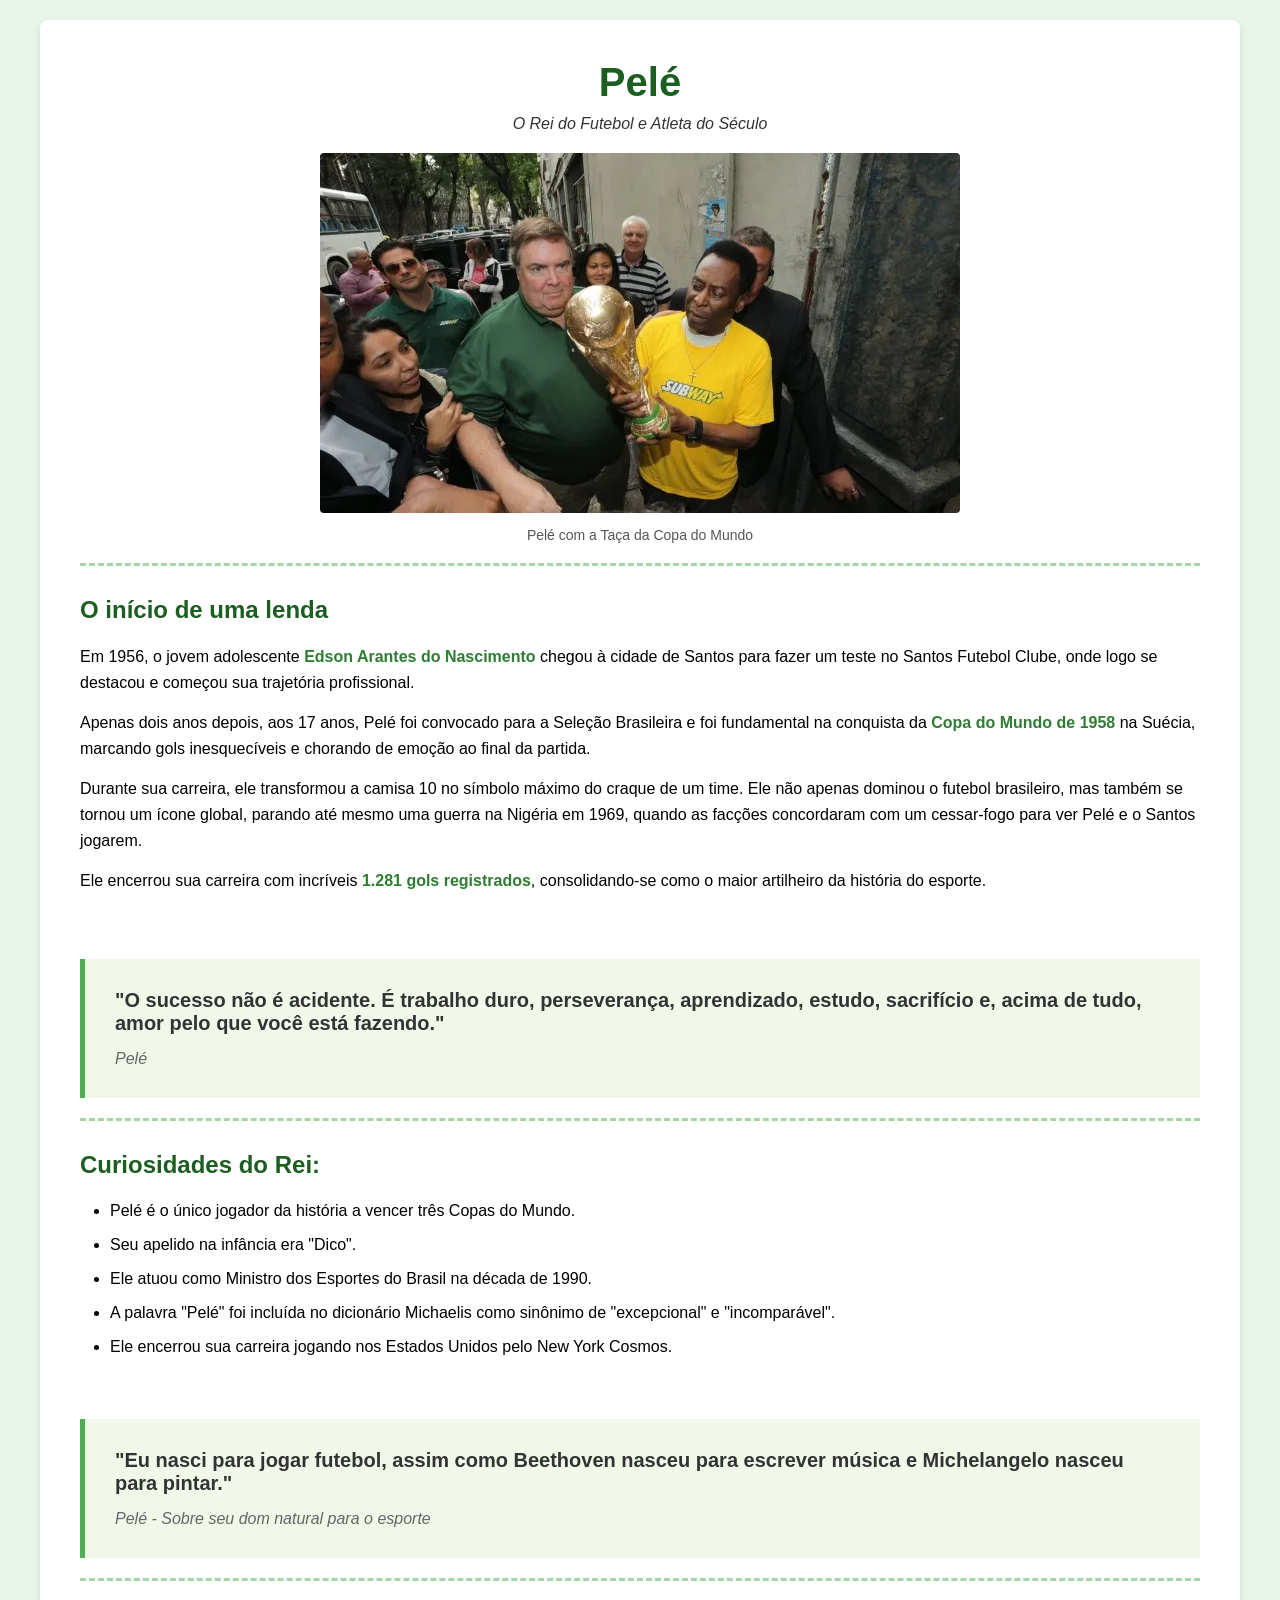
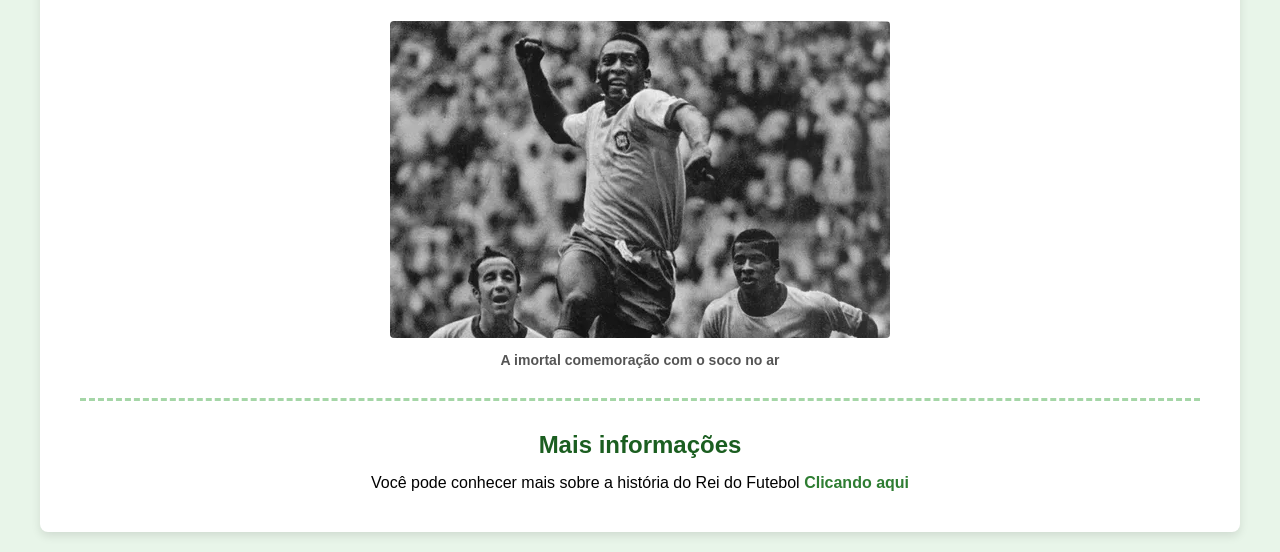
<file: 01- html_css_basico/autoral/index.html>
<!DOCTYPE html>
<html lang="pt-BR"> <head>
    <meta charset="UTF-8">
    <meta name="viewport" content="width=device-width, initial-scale=1.0">
    <title>Página de Tributo: Pelé</title> 
    <link rel="stylesheet" href="css/style.css">
</head>
<body>
    <main class="main-container">
        <header class="header-section">
            <h1>Pelé</h1>
            <p>O Rei do Futebol e Atleta do Século</p>
            <figure class="imagem">
                <img src="img/pele-taca.jpg" alt="Pelé com a Taça da Copa do Mundo de 1970"> <figcaption>Pelé com a Taça da Copa do Mundo</figcaption>
            </figure>
        </header>

        <section class="secao">
            <h2>O início de uma lenda</h2>
            <p>
                Em 1956, o jovem adolescente <span class="destaque-verde">Edson Arantes do Nascimento</span> chegou à cidade de Santos para fazer um teste no Santos Futebol Clube, onde logo se destacou e começou sua trajetória profissional.
            </p>
            <p>
                Apenas dois anos depois, aos 17 anos, Pelé foi convocado para a Seleção Brasileira e foi fundamental na conquista da <span class="destaque-verde">Copa do Mundo de 1958</span> na Suécia, marcando gols inesquecíveis e chorando de emoção ao final da partida.
            </p>
            <p>
                Durante sua carreira, ele transformou a camisa 10 no símbolo máximo do craque de um time. Ele não apenas dominou o futebol brasileiro, mas também se tornou um ícone global, parando até mesmo uma guerra na Nigéria em 1969, quando as facções concordaram com um cessar-fogo para ver Pelé e o Santos jogarem.
            </p>
            <p>
                Ele encerrou sua carreira com incríveis <span class="destaque-verde">1.281 gols registrados</span>, consolidando-se como o maior artilheiro da história do esporte.
            </p>
        </section>

        <section class="secao-citacao">
            <blockquote>
                <p class="texto-citacao">"O sucesso não é acidente. É trabalho duro, perseverança, aprendizado, estudo, sacrifício e, acima de tudo, amor pelo que você está fazendo."</p>
                <p class="autor-citacao">Pelé</p>
            </blockquote>
        </section>

        <section class="secao">
            <h2>Curiosidades do Rei:</h2>
            <ul>
                <li>Pelé é o único jogador da história a vencer três Copas do Mundo.</li>
                <li>Seu apelido na infância era "Dico".</li>
                <li>Ele atuou como Ministro dos Esportes do Brasil na década de 1990.</li>
                <li>A palavra "Pelé" foi incluída no dicionário Michaelis como sinônimo de "excepcional" e "incomparável".</li>
                <li>Ele encerrou sua carreira jogando nos Estados Unidos pelo New York Cosmos.</li>
            </ul>
        </section>

        <section class="secao-citacao">
            <blockquote>
                <p class="texto-citacao">"Eu nasci para jogar futebol, assim como Beethoven nasceu para escrever música e Michelangelo nasceu para pintar."</p>
                <p class="autor-citacao">Pelé - Sobre seu dom natural para o esporte</p>
            </blockquote>
        </section>

        <section class="secao-imagem">
            <figure class="imagem">
                <img src="img/pele-comemoracao.jpg" alt="Pelé em sua comemoração clássica dando um soco no ar.">
                <figcaption class="negrito">
                    A imortal comemoração com o soco no ar
                </figcaption>
            </figure>
        </section>

        <footer>
            <h2>Mais informações</h2>
            <p>
                Você pode conhecer mais sobre a história do Rei do Futebol <a href="https://pt.wikipedia.org/wiki/Pel%C3%A9" target="_blank" class="destaque-verde">Clicando aqui</a> </p>
        </footer>
    </main>
</body>
</html>
</file>
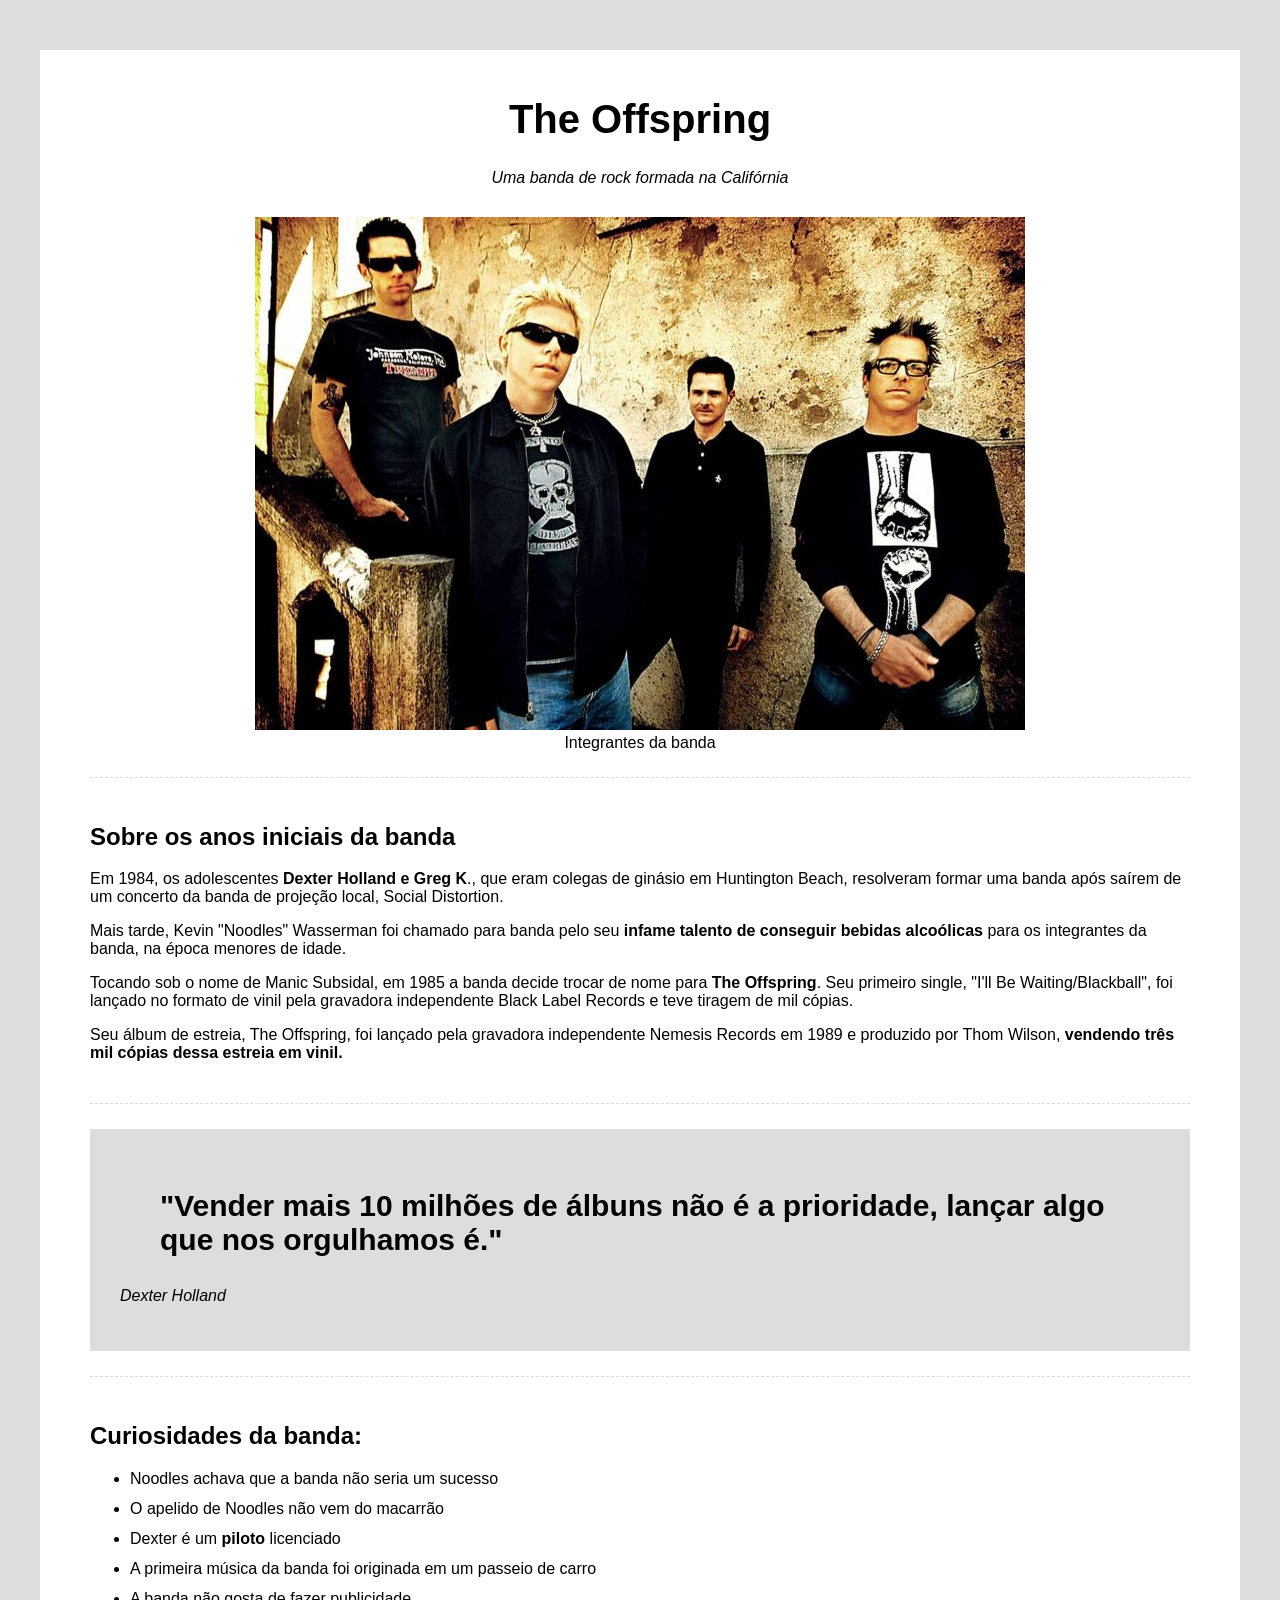
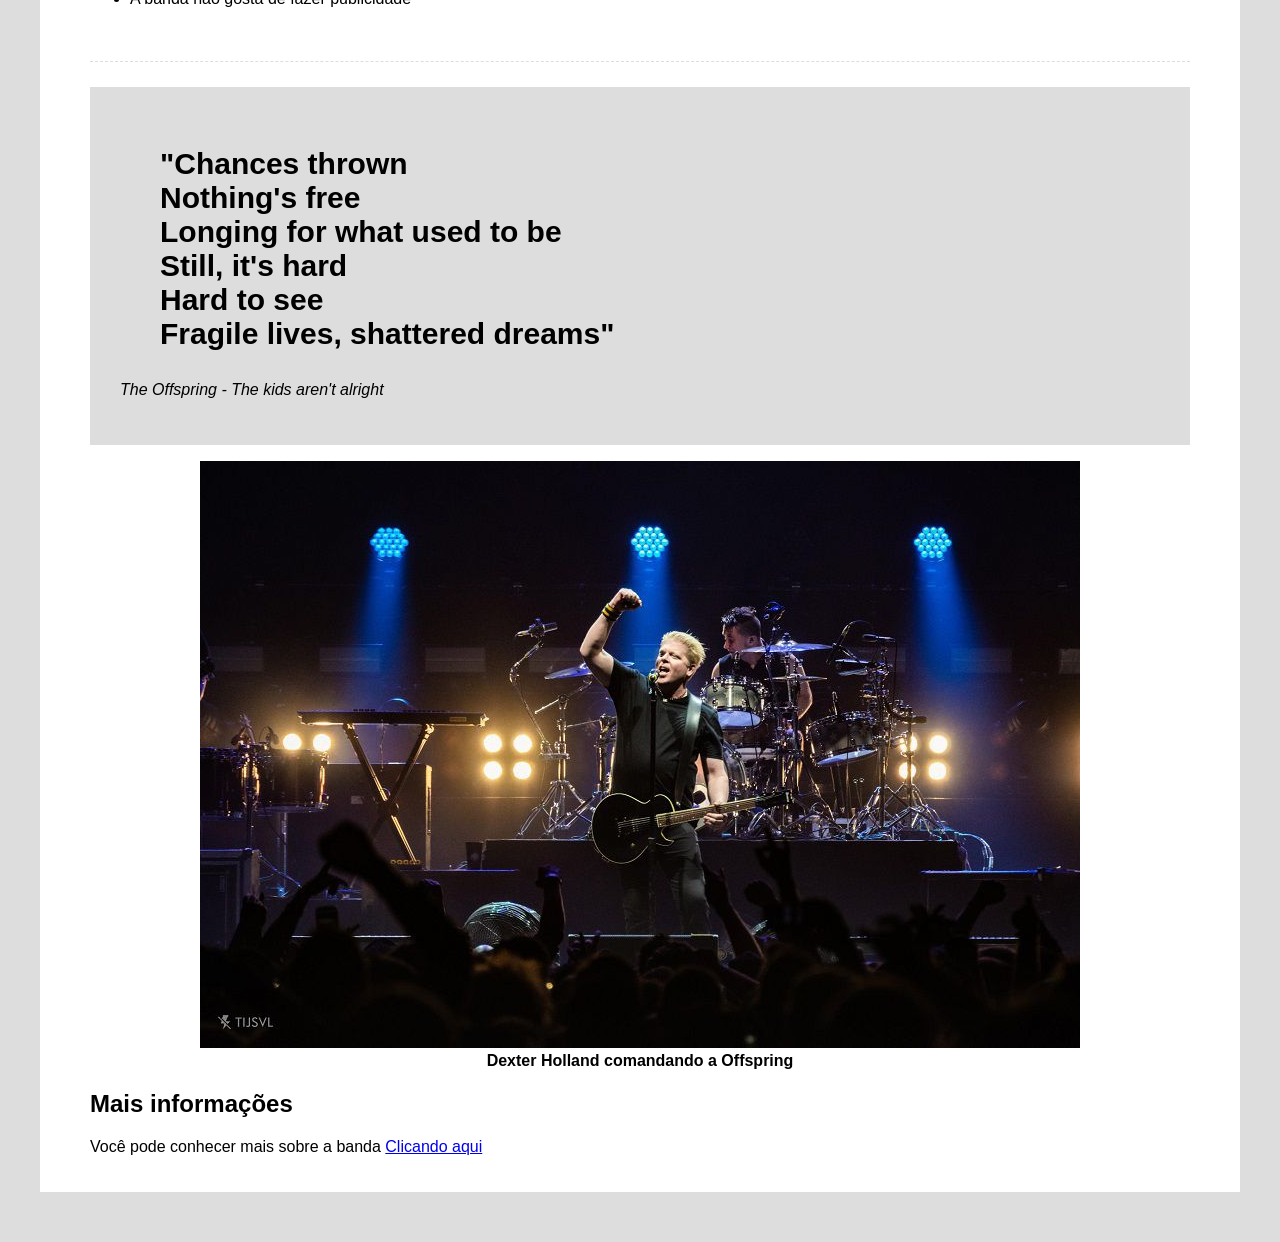
<file: 01- html_css_basico/guiado/index.html>
<!doctype html>
<html lang="en">
  <head>
    <meta charset="UTF-8" />
    <meta name="viewport" content="width=device-width, initial-scale=1.0" />
    <title>Página de Tributo: The Offspring</title>
    <link rel="stylesheet" href="css/style.css" />
  </head>
  <body>
    <div class="container">
      <!-- Cabeçalho -->
      <div class="header">
        <h1 class="main-title">The Offspring</h1>
        <p class="main-paragraph">Uma banda de rock formada na Califórnia</p>
      </div>
      <!-- Imagem de destaque -->
      <div class="featured-image">
        <figure>
          <img src="img/offspring_1.jpg" alt="A banda The Offspring" />
          <figcaption>Integrantes da banda</figcaption>
        </figure>
      </div>
      <!-- Biografia -->
      <div class="biography-container">
        <h2>Sobre os anos iniciais da banda</h2>
        <p>
          Em 1984, os adolescentes
          <span class="bold">Dexter Holland e Greg K</span>., que eram colegas
          de ginásio em Huntington Beach, resolveram formar uma banda após
          saírem de um concerto da banda de projeção local, Social Distortion.
        </p>
        <p>
          Mais tarde, Kevin "Noodles" Wasserman foi chamado para banda pelo seu
          <span class="bold"
            >infame talento de conseguir bebidas alcoólicas</span
          >
          para os integrantes da banda, na época menores de idade.
        </p>
        <p>
          Tocando sob o nome de Manic Subsidal, em 1985 a banda decide trocar de
          nome para <span class="bold">The Offspring</span>. Seu primeiro
          single, "I'll Be Waiting/Blackball", foi lançado no formato de vinil
          pela gravadora independente Black Label Records e teve tiragem de mil
          cópias.
        </p>
        <p>
          Seu álbum de estreia, The Offspring, foi lançado pela gravadora
          independente Nemesis Records em 1989 e produzido por Thom Wilson,
          <span class="bold">
            vendendo três mil cópias dessa estreia em vinil.</span
          >
        </p>
      </div>
      <!-- Container de citação -->
       <div class="quotes-container">
        <blockquote>
            "Vender mais 10 milhões de álbuns não é a prioridade, lançar algo que nos orgulhamos é."
        </blockquote>
        <p>Dexter Holland</p>
       </div>
       <!-- Curiosidades -->
        <div class="curiosities-container">
            <h2>Curiosidades da banda:</h2>
            <ul>
                <li>Noodles achava que a banda não seria um sucesso</li>
                <li>O apelido de Noodles não vem do macarrão</li>
                <li>Dexter é um <span class="bold">piloto</span> licenciado</li>
                <li>A primeira música da banda foi originada em um passeio de carro</li>
                <li>A banda não gosta de fazer publicidade</li>
            </ul>
        </div>
        <!-- Segunda citação -->
         <div class="quotes-container">
             <blockquote>
                "Chances thrown <br />
                Nothing's free <br />
                Longing for what used to be <br />
                Still, it's hard <br />
                Hard to see <br />
                Fragile lives, shattered dreams"
             </blockquote>
             <p>The Offspring - The kids aren't alright</p>
         </div>
         <!-- Segunda Imagem -->
          <div class="img-bold">
            <figure>
                <img src="img/offspring_2.jpeg" alt="The Offspring em um show">
                <figcaption>Dexter Holland comandando a Offspring</figcaption>
            </figure>
          </div>
          <!-- Mais informações -->
           <div class="more">
            <h2>Mais informações</h2>
            <p>
                Você pode conhecer mais sobre a banda
            <a href="https://pt.wikipedia.org/wiki/The_Offspring">
                Clicando aqui
            </a>
            </p>
           </div>
    </div>
  </body>
</html>
</file>
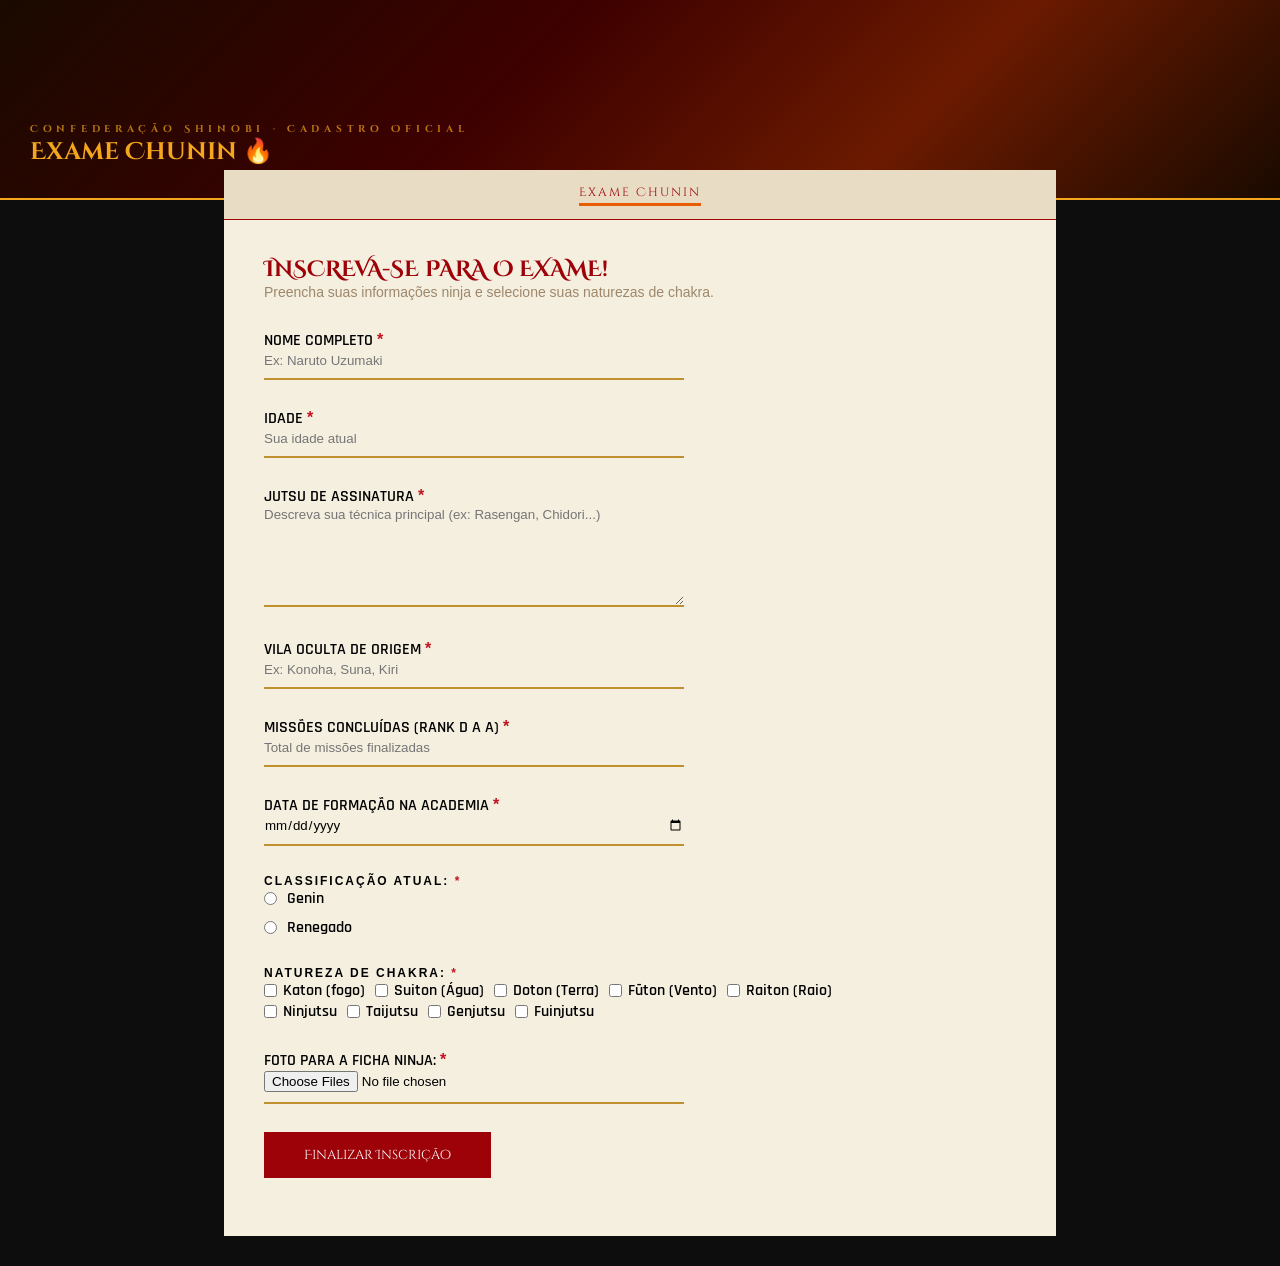
<file: 02- formulario/autoral/index.html>
<!doctype html>
<html lang="pt-br">
  <head>
    <meta charset="UTF-8" />
    <meta name="viewport" content="width=device-width, initial-scale=1.0" />
    <link rel="stylesheet" href="css/style.css">
    <title>Inscrição - Equipe Chunin</title>
  </head>
  <body>
    
      <header id="cabecalho">
        <h2> <span class="destaque-pequeno-titulo">Confederação Shinobi · Cadastro Oficial</span> Exame Chunin 🔥</h2>
      </header>
      <div class="form-container">
        <div class="form-header">
          <p>Exame Chunin</p>
        </div>

        <div class="form-title">
          <h1>Inscreva-se para o Exame!</h1>
          <p>
            Preencha suas informações ninja e selecione suas naturezas de chakra.
          </p>
        </div>

        <div class="form-body">

  
          <form enctype="multipart/form-data">
            <div class="box-input">
              <label for="name">
                Nome completo
                <span class="destaque-obrigatorio"> * </span>
              </label>
              <input
                type="text"
                required
                placeholder="Ex: Naruto Uzumaki"
                id="name"
                name="name"
              />
            </div>
            <div class="box-input">
              <label for="age">
                Idade
                <span class="destaque-obrigatorio"> * </span>
              </label>
              <input
                type="number"
                required
                placeholder="Sua idade atual"
                id="age"
                name="age"
              />
            </div>
  
            <div class="box-input">
              <label for="assinatura-jutsu">
                Jutsu de Assinatura
                <span class="destaque-obrigatorio"> * </span>
              </label>
              <textarea
                name="assinatura-jutsu"
                id="assinatura-jutsu"
                placeholder="Descreva sua técnica principal (ex: Rasengan, Chidori...)"
                required
              ></textarea>
            </div>
  
            <div class="box-input">
              <label for="vila">
                Vila Oculta de Origem
                <span class="destaque-obrigatorio"> * </span>
              </label>
              <input
                type="text"
                required
                placeholder="Ex: Konoha, Suna, Kiri"
                id="vila"
                name="vila"
              />
            </div>
  
            <div class="box-input">
              <label for="missao">
                Missões Concluídas (Rank D a A)
                <span class="destaque-obrigatorio"> * </span>
              </label>
              <input
                type="number"
                required
                placeholder="Total de missões finalizadas"
                id="missao"
                name="missao"
              />
            </div>
  
            <div class="box-input">
              <label for="data-formacao">
                Data de Formação na Academia
                <span class="destaque-obrigatorio"> * </span>
              </label>
              <input
                type="date"
                required
                id="data-formacao"
                name="data-formacao"
              />
            </div>
  
            <div class="box-input">
              <div class="radio-header">
                <p>
                  Classificação atual:
                  <span class="destaque-obrigatorio"> * </span>
                </p>
              </div>
              <div class="box-radio">
                <input
                  type="radio"
                  required
                  id="classificacao-genin"
                  name="classificacao-ninja"
                  value="classificacao-genin"
                />
                <label for="classificacao-genin"> Genin </label>
              </div>
              <div class="box-radio">
                <input
                  type="radio"
                  required
                  id="classificacao-renegado"
                  name="classificacao-ninja"
                  value="renegado"
                />
                <label for="classificacao-renegado"> Renegado </label>
              </div>
            </div>
  
            <div class="box-input">
              <div class="checkbox-header">
                <p>
                  Natureza de Chakra:
                  <span class="destaque-obrigatorio"> * </span>
                </p>
              </div>
  
              <div class="box-checkbox">
                <div class="box-checkbox-item">
                  <input type="checkbox" name="natureza-chakra" id="katon" />
                  <label for="katon">Katon (fogo)</label>
                </div>
                <div class="box-checkbox-item">
                  <input type="checkbox" name="natureza-chakra" id="suiton" />
                  <label for="suiton">Suiton (Água)</label>
                </div>
                <div class="box-checkbox-item">
                  <input type="checkbox" name="natureza-chakra" id="doton" />
                  <label for="doton">Doton (Terra)</label>
                </div>
                <div class="box-checkbox-item">
                  <input type="checkbox" name="natureza-chakra" id="futon" />
                  <label for="futon">Fūton (Vento)</label>
                </div>
                <div class="box-checkbox-item">
                  <input type="checkbox" name="natureza-chakra" id="raiton" />
                  <label for="raiton">Raiton (Raio)</label>
                </div>
  
                
                
                
                
              </div>
  
              <div class="box-checkbox">
                <div class="box-checkbox-item">
                  <input type="checkbox" name="especializacoes" id="ninjutsu" />
                  <label for="ninjutsu">Ninjutsu</label>
                </div>
                <div class="box-checkbox-item">
                  <input type="checkbox" name="especializacoes" id="taijutsu" />
                  <label for="taijutsu">Taijutsu</label>
                </div>
                <div class="box-checkbox-item">
                  <input type="checkbox" name="especializacoes" id="genjutsu" />
                  <label for="genjutsu">Genjutsu</label>
                </div>
                <div class="box-checkbox-item">
                  <input type="checkbox" name="especializacoes" id="fuinjutsu" />
                  <label for="fuinjutsu">Fuinjutsu</label>
                </div>
  
              </div>
            </div>
  
            <div class="box-input">
              <label for="foto-ficha">
                Foto para a Ficha Ninja:
                <span class="destaque-obrigatorio"> * </span>
              </label>
              <input
                type="file"
                id="foto-ficha"
                name="foto-ficha"
                accept="image/png, image/jpeg"
                multiple
                required
              />
            </div>
  
            <div class="box-input">
              <button type="submit" class="btn-submit">Finalizar Inscrição</button>
            </div>
          </form>
        </div>
      </div>
    
  </body>
</html>
</file>
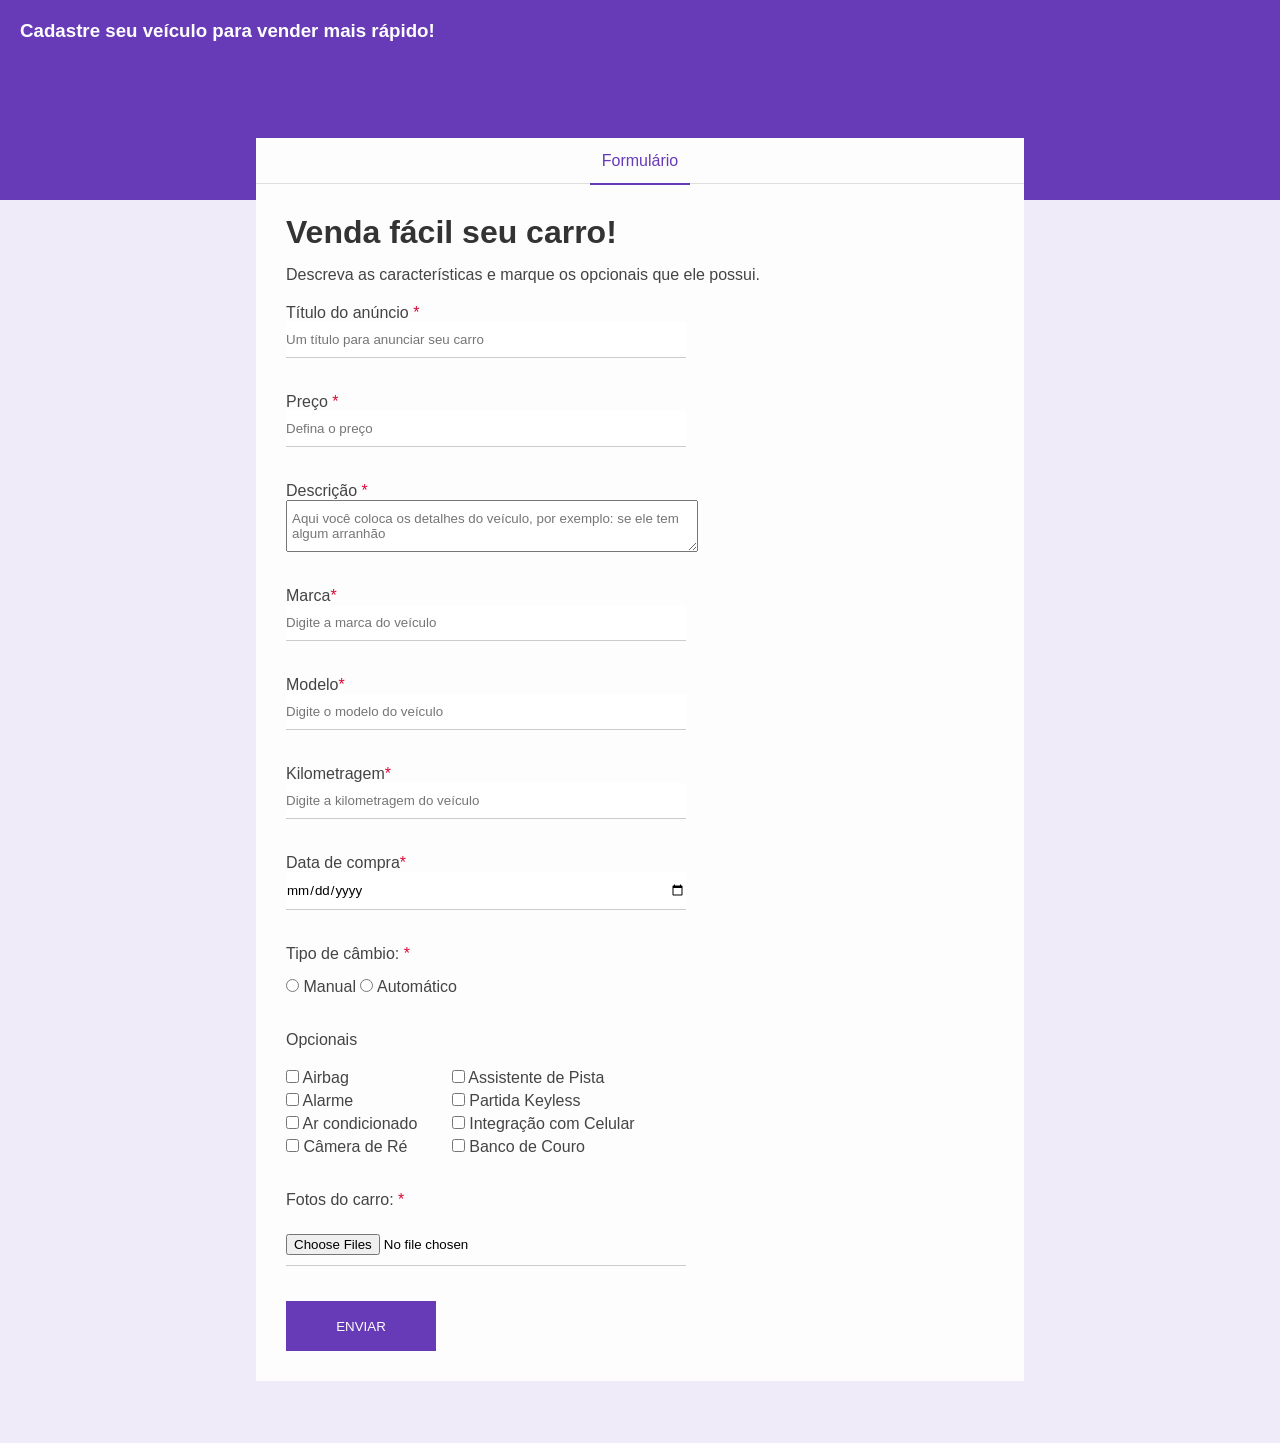
<file: 02- formulario/guiado/index.html>
<!DOCTYPE html>
<html lang="en">
<head>
    <meta charset="UTF-8">
    <meta name="viewport" content="width=device-width, initial-scale=1.0">
    <title>Venda seu carro</title>
    <link rel="stylesheet" href="css/style.css">
</head>
<body>
    <div class="container">
        <div class="header">
            <h3>Cadastre seu veículo para vender mais rápido!</h3>
        </div>
        <div class="form-container">
            <div class="form-header">
                <p>Formulário</p>
            </div>
            <div class="form-body">
                <h1 class="form-title">Venda fácil seu carro!</h1>
                <p>Descreva as características e marque os opcionais que ele possui.</p>
                <form >
                <div class="box-input">
                    <label for="title">Título do anúncio <span class="required-field">*</span></label>
                    <input 
                    type="text" 
                    name="title" id="title" 
                    class="block" 
                    placeholder="Um título para anunciar seu carro"
                    minlength="1"
                    maxlength="30"
                    required>
                </div>
                <div class="box-input">
                    <label for="price
                    ">Preço <span class="required-field">*</span></label>
                    <input 
                    type="number" 
                    name="price
                    " id="price" 
                    class="block" 
                    placeholder="Defina o preço"
                    required>
                </div>
                <div class="box-input">
                    <label for="description
                    ">Descrição <span class="required-field">*</span></label>
                    <textarea name="description" id="description" class="block" placeholder="Aqui você coloca os detalhes do veículo, por exemplo: se ele tem algum arranhão"></textarea>
                </div>
                <div class="box-input">
                    <label for="brand
                    ">Marca<span class="required-field">*</span></label>
                    <input 
                    type="text" 
                    name="brand
                    " id="brand" 
                    class="block" 
                    placeholder="Digite a marca do veículo"
                    required>
                </div>
                <div class="box-input">
                    <label for="model
                    ">Modelo<span class="required-field">*</span></label>
                    <input 
                    type="text" 
                    name="model
                    " id="model" 
                    class="block" 
                    placeholder="Digite o modelo do veículo"
                    required>
                </div>
                <div class="box-input">
                    <label for="mileage
                    ">Kilometragem<span class="required-field">*</span></label>
                    <input 
                    type="number" 
                    name="mileage
                    " id="mileage" 
                    class="block" 
                    placeholder="Digite a kilometragem do veículo"
                    required>
                </div>
                <div class="box-input">
                    <label for="purchase_date
                    ">Data de compra<span class="required-field">*</span></label>
                    <input 
                    type="date" 
                    name="purchase_date
                    " id="purchase_date" 
                    class="block" 
                    required>
                </div>
                <div class="box-input">
                    <p>Tipo de câmbio: <span class="required-field">*</span></p>
                    <input type="radio" name="gear" id="manual">
                    <label for="manual">Manual</label>
                    <input type="radio" name="gear" id="auto">
                    <label for="auto">Automático</label>
                </div>
                <div class="optional-box">
                    <p>Opcionais</p>
                    <ul class="optional-list">
                        <li>
                            <input type="checkbox" name="optional[]" id="airbag" value="airbag">
                            <label for="airbag">Airbag</label>
                        </li>
                        <li>
                            <input type="checkbox" name="optional[]" id="alarm" value="alarm">
                            <label for="alarm">Alarme</label>
                        </li>
                        <li>
                            <input type="checkbox" name="optional[]" id="ac" value="ac">
                            <label for="ac">Ar condicionado</label>
                        </li>
                        <li>
                            <input type="checkbox" name="optional[]" id="reverse_camera" value="reverse_camera">
                            <label for="reverse_camera">Câmera de Ré</label>
                        </li>
                    </ul>
                    
                </div>
                <div class="optional-box">
                    
                    <ul class="optional-list">
                        <li>
                            <input type="checkbox" name="optional[]" id="lane_assist" value="lane_assist">
                            <label for="lane_assist">Assistente de Pista</label>
                        </li>
                        <li>
                            <input type="checkbox" name="optional[]" id="keyless" value="keyless">
                            <label for="keyless">Partida Keyless</label>
                        </li>
                        <li>
                            <input type="checkbox" name="optional[]" id="smartphone" value="smartphone">
                            <label for="smartphone">Integração com Celular</label>
                        </li>
                        <li>
                            <input type="checkbox" name="optional[]" id="leather_seat" value="leather_seat">
                            <label for="leather_seat">Banco de Couro</label>
                        </li>
                    </ul>
                </div>
                <div class="box-input">
                    <p>Fotos do carro: <span class="required-field">*</span></p>
                    <input type="file" 
                    multiple accept="image/png, image/jpg" 
                    id="images" 
                    name="images"
                    required>
                </div>
                <input type="submit" value="Enviar" class="btn-submit">
                </form>
            </div>
        </div>
    </div>
</body>
</html>
</file>
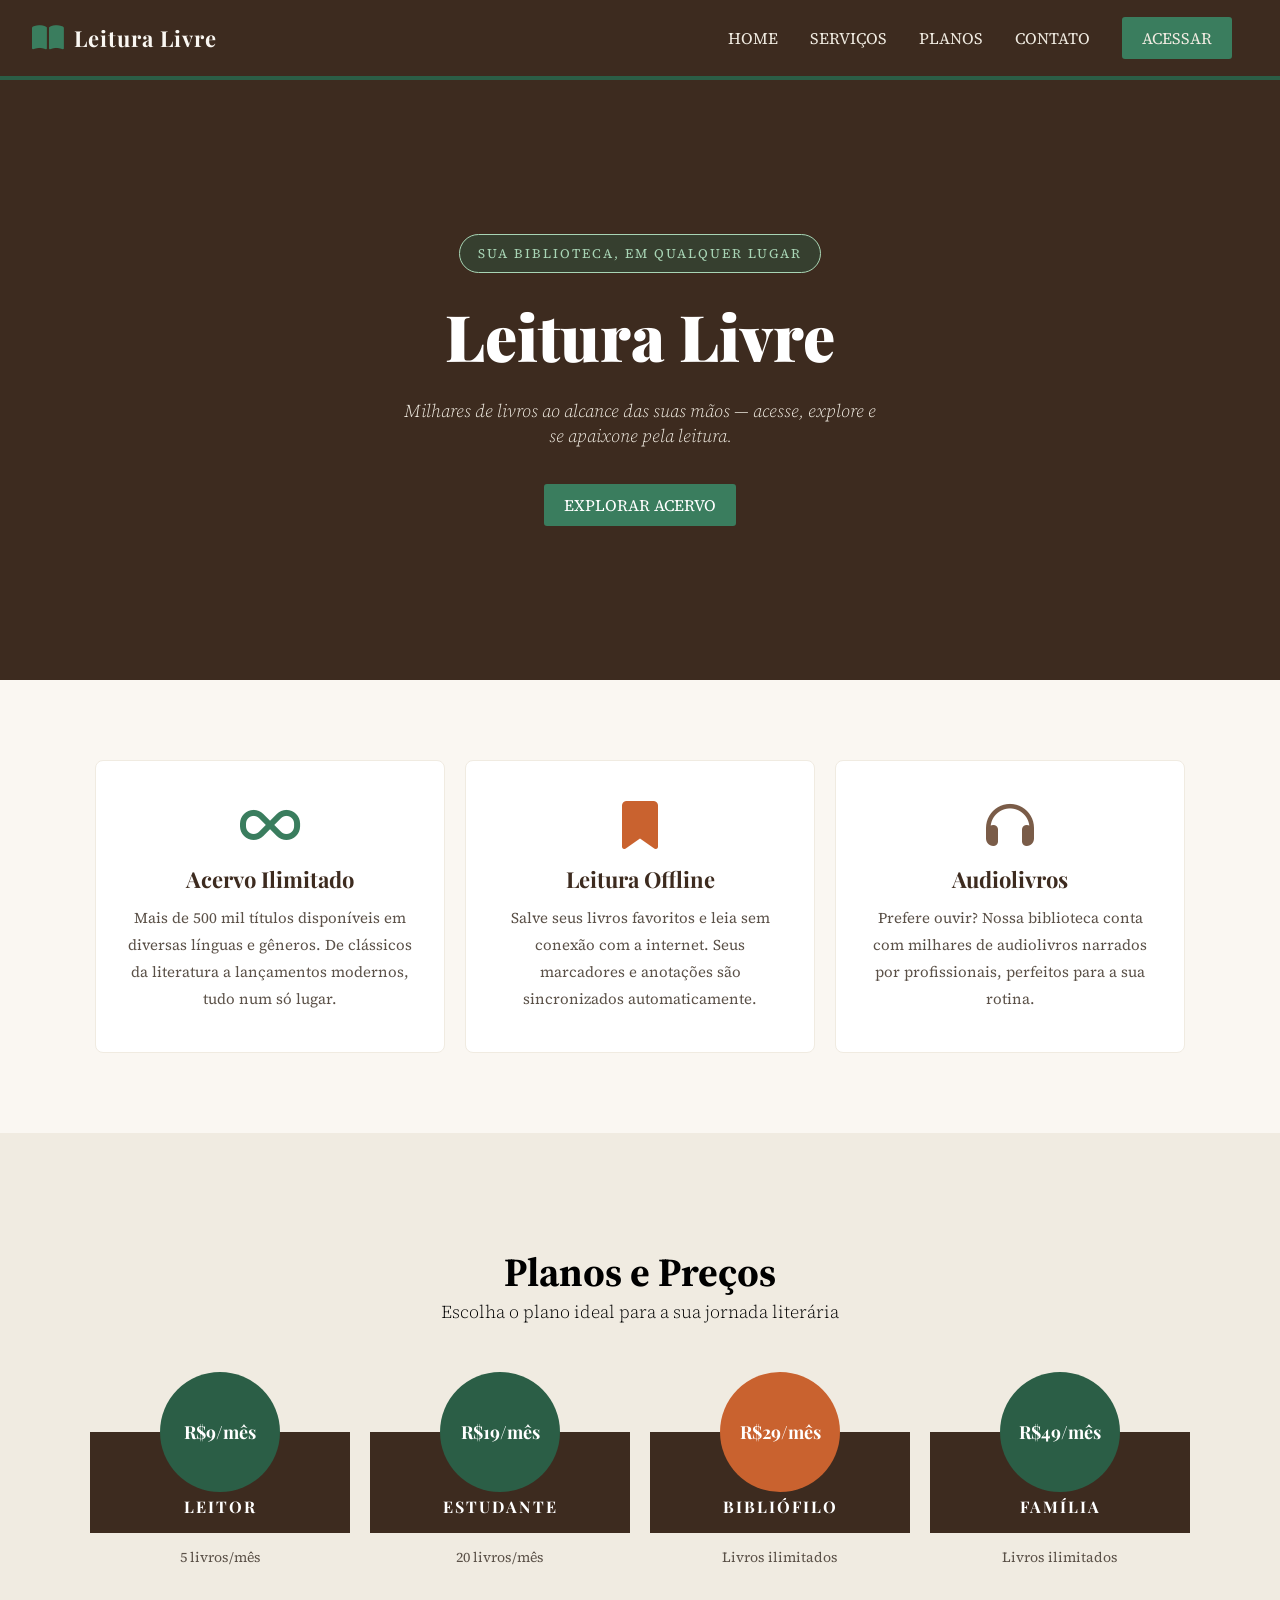
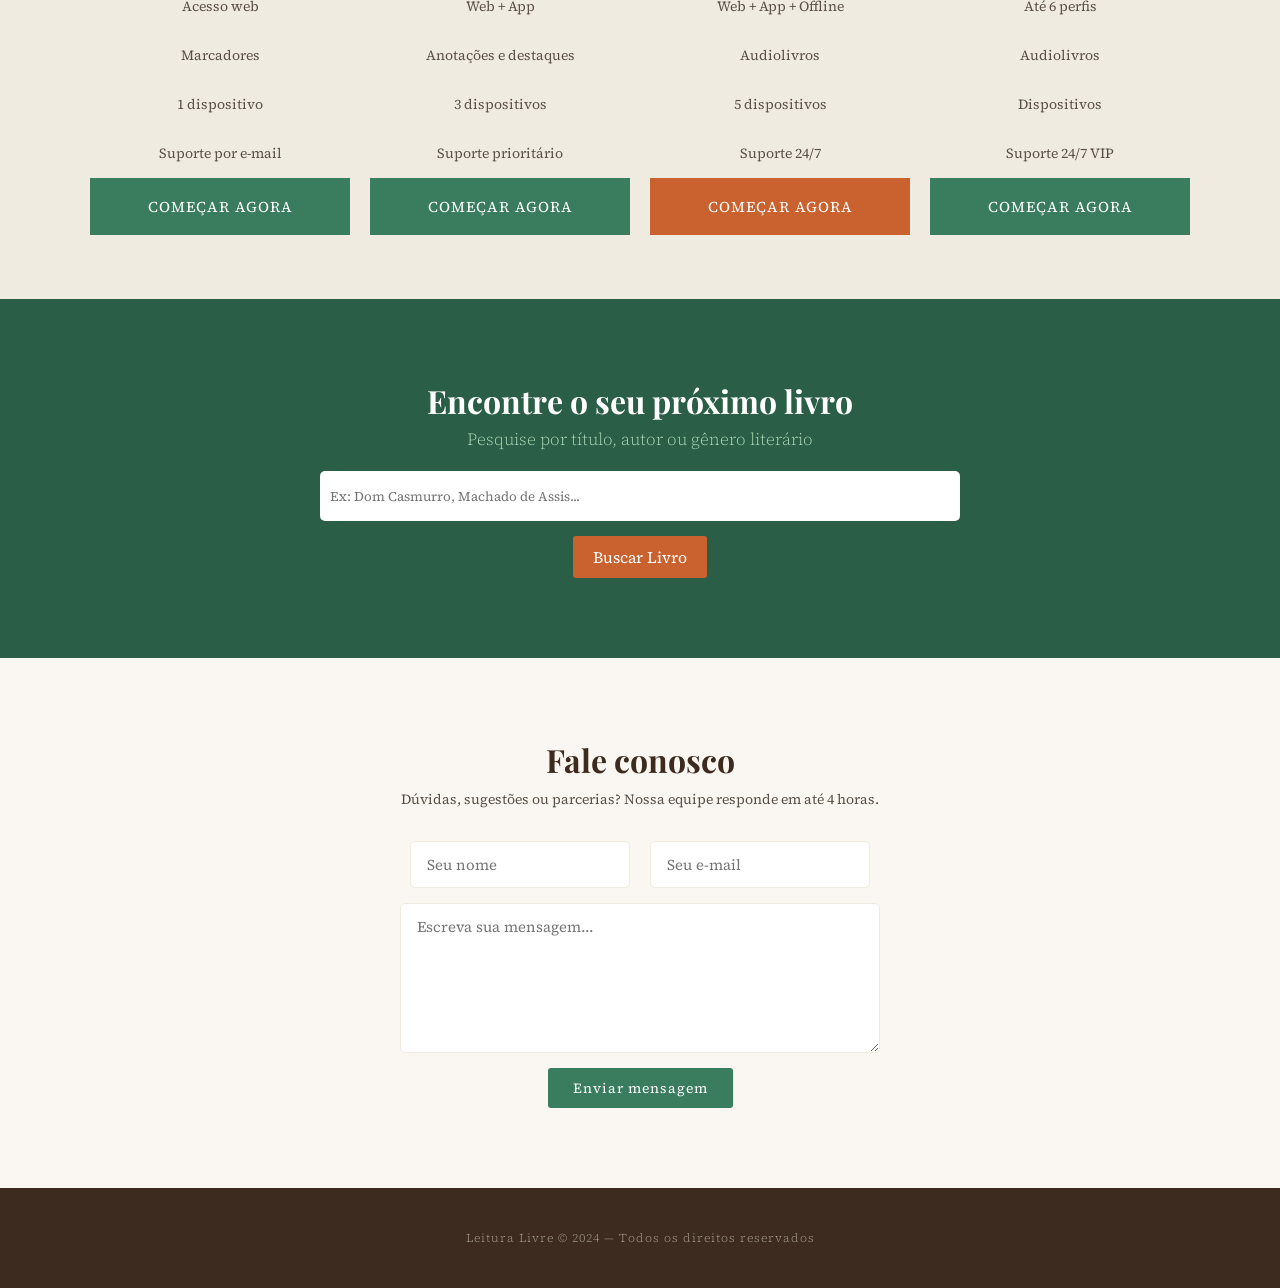
<file: 03- responsividade/autoral/index.html>
<!doctype html>
<html lang="pt-BR">
  <head>
    <meta charset="UTF-8" />
    <meta http-equiv="X-UA-Compatible" content="IE=edge" />
    <meta name="viewport" content="width=device-width, initial-scale=1.0" />
    <title>Leitura Livre — Projeto por Thiago</title>
    <link
      rel="stylesheet"
      href="https://cdnjs.cloudflare.com/ajax/libs/font-awesome/6.2.0/css/all.min.css"
    />
    <link rel="preconnect" href="https://fonts.googleapis.com" />
    <link rel="preconnect" href="https://fonts.gstatic.com" crossorigin />
    <link
      href="https://fonts.googleapis.com/css2?family=Playfair+Display:wght@400;700;900&family=Source+Serif+4:ital,wght@0,300;0,400;1,300&display=swap"
      rel="stylesheet"
    />
    <link rel="stylesheet" href="css/style.css" />
  </head>
  <body>
    <div class="container">
      <header class="cabecalho">
        <div class="titulo">
          <i class="fas fa-book-open"></i>
          <h2>Leitura Livre</h2>
        </div>

        <button class="hamburguer" id="hamburguer">
          <i class="fas fa-bars"></i>
        </button>

        <nav class="navegacao">
          <ul>
            <li>
              <a href="#cabecalho"> Home </a>
            </li>
            <li>
              <a href="#servicos"> Serviços </a>
            </li>
            <li>
              <a href="#planos"> Planos</a>
            </li>
            <li>
              <a href="#contato"> Contato </a>
            </li>
            <li>
              <a href="" class="btn"> Acessar </a>
            </li>
          </ul>
        </nav>
      </header>

      <main>
        <section class="info-container">
          <div class="divisao-info">
            <p class="info-btn">Sua biblioteca, em qualquer lugar</p>
  
            <h1 class="info-titulo">Leitura Livre</h1>
            <p class="info-resumo">
              Milhares de livros ao alcance das suas mãos — acesse, explore e se
              apaixone pela leitura.
            </p>
            <a href="" class="btn">
              Explorar acervo
            </a> 
          </div>
        </section>
        <section class="servicos-container" id="servicos">
          <div class="servico">
            <i class="fas fa-infinity"></i>
            <h2>Acervo Ilimitado</h2>
            <p>
              Mais de 500 mil títulos disponíveis em diversas línguas e gêneros. De clássicos da literatura a lançamentos modernos, tudo num só lugar.
            </p>
          </div>
          <div class="servico">
            <i class="fas fa-bookmark"></i>
            <h2>Leitura Offline</h2>
            <p>
              Salve seus livros favoritos e leia sem conexão com a internet. Seus marcadores e anotações são sincronizados automaticamente.
            </p>
          </div>
          <div class="servico">
            <i class="fas fa-headphones"></i>
            <h2>Audiolivros</h2>
            <p>
              Prefere ouvir? Nossa biblioteca conta com milhares de audiolivros narrados por profissionais, perfeitos para a sua rotina.
            </p>
          </div>
        </section>

        <section class="plano-container" id="planos">
          <div class="plano-header">
            <h2>Planos e Preços</h2>
            <p>Escolha o plano ideal para a sua jornada literária</p>
          </div>
          <div class="planos-lista">
            <div class="plano">
              <p class="plano-preco">R$9/mês</p>
              <h3 class="plano-nome">Leitor</h3>
              <ul>
                <li>5 livros/mês</li>
                <li>Acesso web</li>
                <li>Marcadores</li>
                <li>1 dispositivo</li>
                <li>Suporte por e-mail</li>
              </ul>
              <a href="" class="btn">
                 Começar Agora
              </a>
            </div>
            <div class="plano">
              <p class="plano-preco">R$19/mês</p>
              <h3 class="plano-nome">Estudante</h3>
              <ul>
                <li>20 livros/mês</li>
                <li>Web + App</li>
                <li>Anotações e destaques</li>
                <li>3 dispositivos</li>
                <li>Suporte prioritário</li>
              </ul>
              <a href="" class="btn">
                 Começar Agora
              </a>
            </div>
            <div class="plano destaque">
              <p class="plano-preco">R$29/mês</p>
              <h3 class="plano-nome">Bibliófilo</h3>
              <ul>
                <li>Livros ilimitados</li>
                <li>Web + App + Offline</li>
                <li>Audiolivros</li>
                <li>5 dispositivos</li>
                <li>Suporte 24/7</li>
              </ul>
              <a href="" class="btn">
                 Começar Agora
              </a>
            </div>
            <div class="plano">
              <p class="plano-preco">R$49/mês</p>
              <h3 class="plano-nome">Família</h3>
              <ul>
                <li>Livros ilimitados</li>
                <li>Até 6 perfis</li>
                <li>Audiolivros</li>
                <li>Dispositivos</li>
                <li>Suporte 24/7 VIP</li>
              </ul>
              <a href="" class="btn">
                 Começar Agora
              </a>
          </div>
          </div>
        </section>

        <section class="busca-container">
          <div class="busca-header">
            <h2>Encontre o seu próximo livro</h2>
            <p>Pesquise por título, autor ou gênero literário</p>
          </div>
          
            <form>
              <input type="text" class="busca-input" placeholder="Ex: Dom Casmurro, Machado de Assis...">
              <a href="" class="btn">Buscar Livro</a>
            </form>
        </section>
        <section class="fale-container" id="contato">
          <div class="fale-header">
            <h2>Fale conosco</h2>
            <p>Dúvidas, sugestões ou parcerias? Nossa equipe responde em até 4 horas.</p>
          </div>
            <form action="" class="fale-infos">
              <div class="fale-linha">
                <input type="text" class="name" placeholder="Seu nome">
                <input type="email" name="email" id="email" class="email" placeholder="Seu e-mail">
              </div>
              <textarea name="mensagem" id="mensagem" class="mensagem" placeholder="Escreva sua mensagem..."></textarea>
              <a href="" class="btn">Enviar mensagem</a>
            </form>
        </section>
      </main>
      <footer>
        <p>Leitura Livre © 2024 — Todos os direitos reservados</p>
      </footer>
    </div>

    <script>
    const btn = document.getElementById('hamburguer');
    const nav = document.querySelector('.navegacao');

    btn.addEventListener('click', function() {
        nav.classList.toggle('aberto');
    });
</script>
  </body>
</html>
</file>
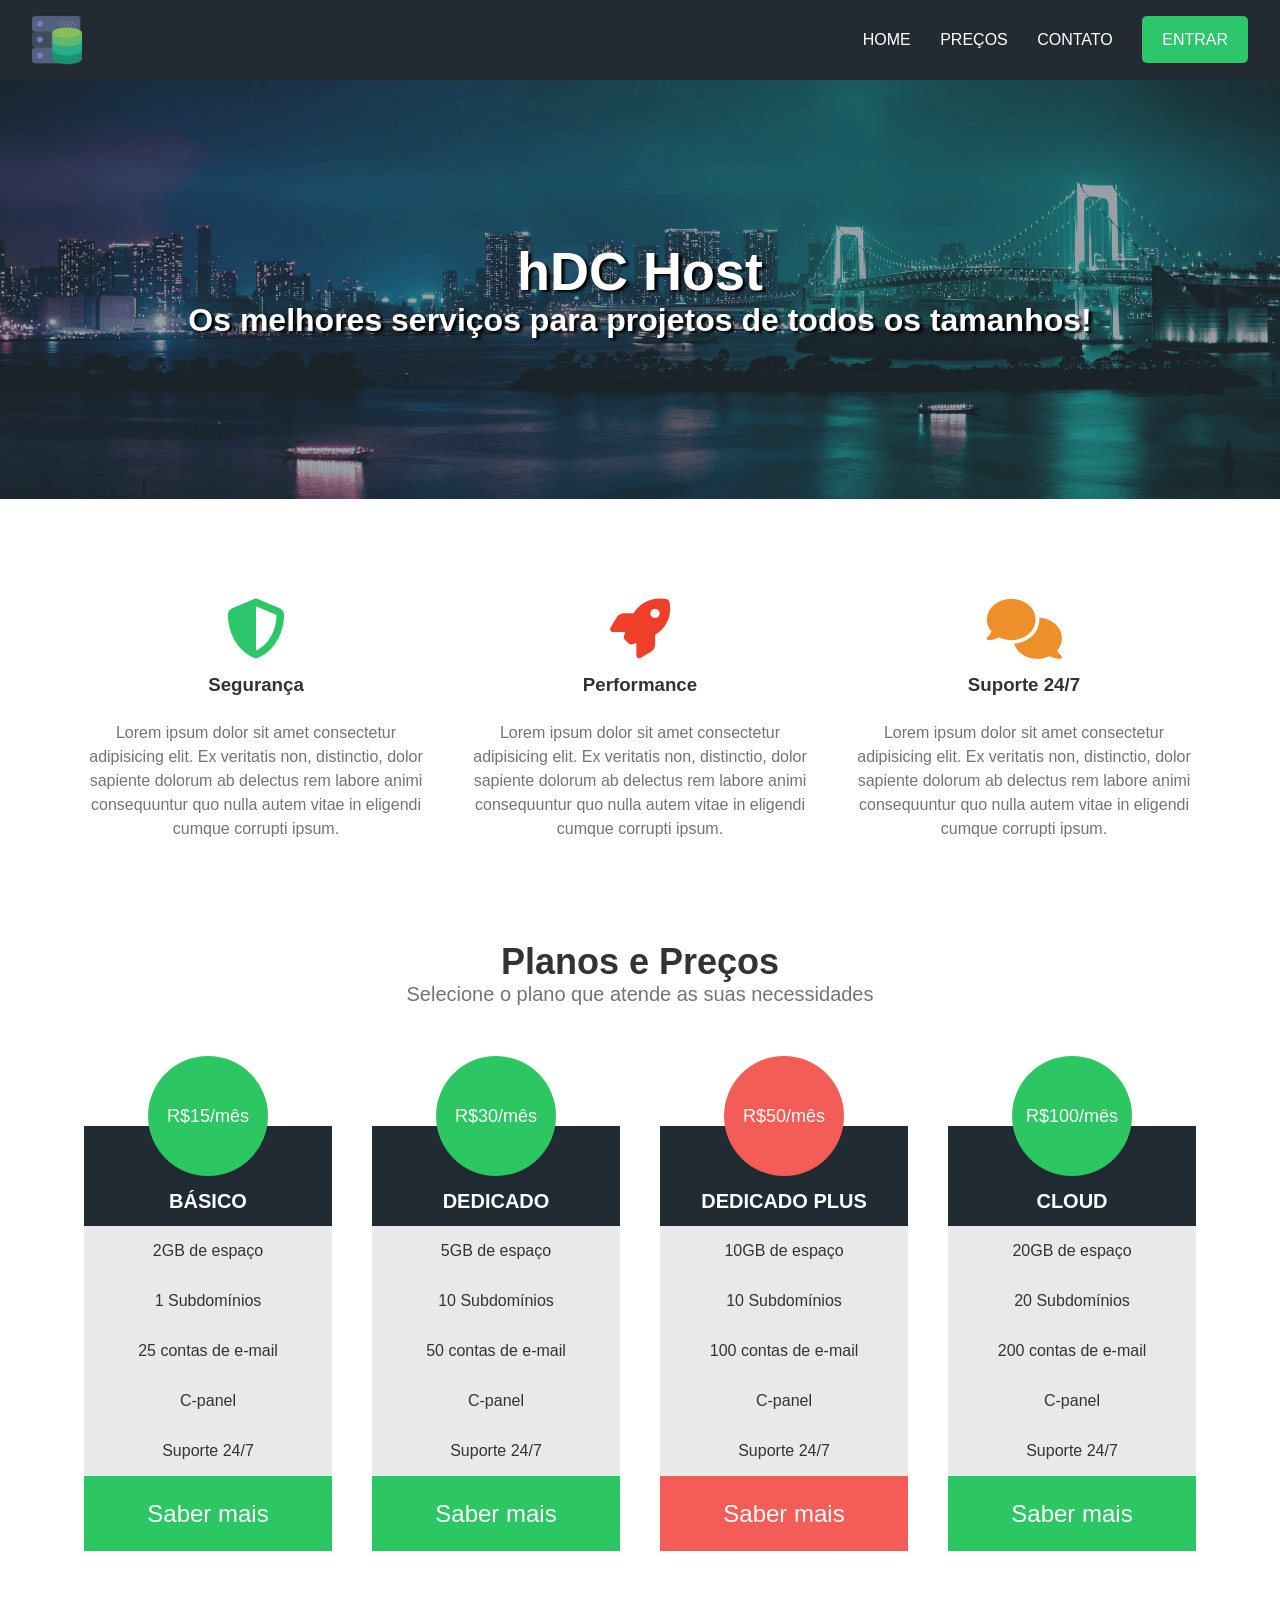
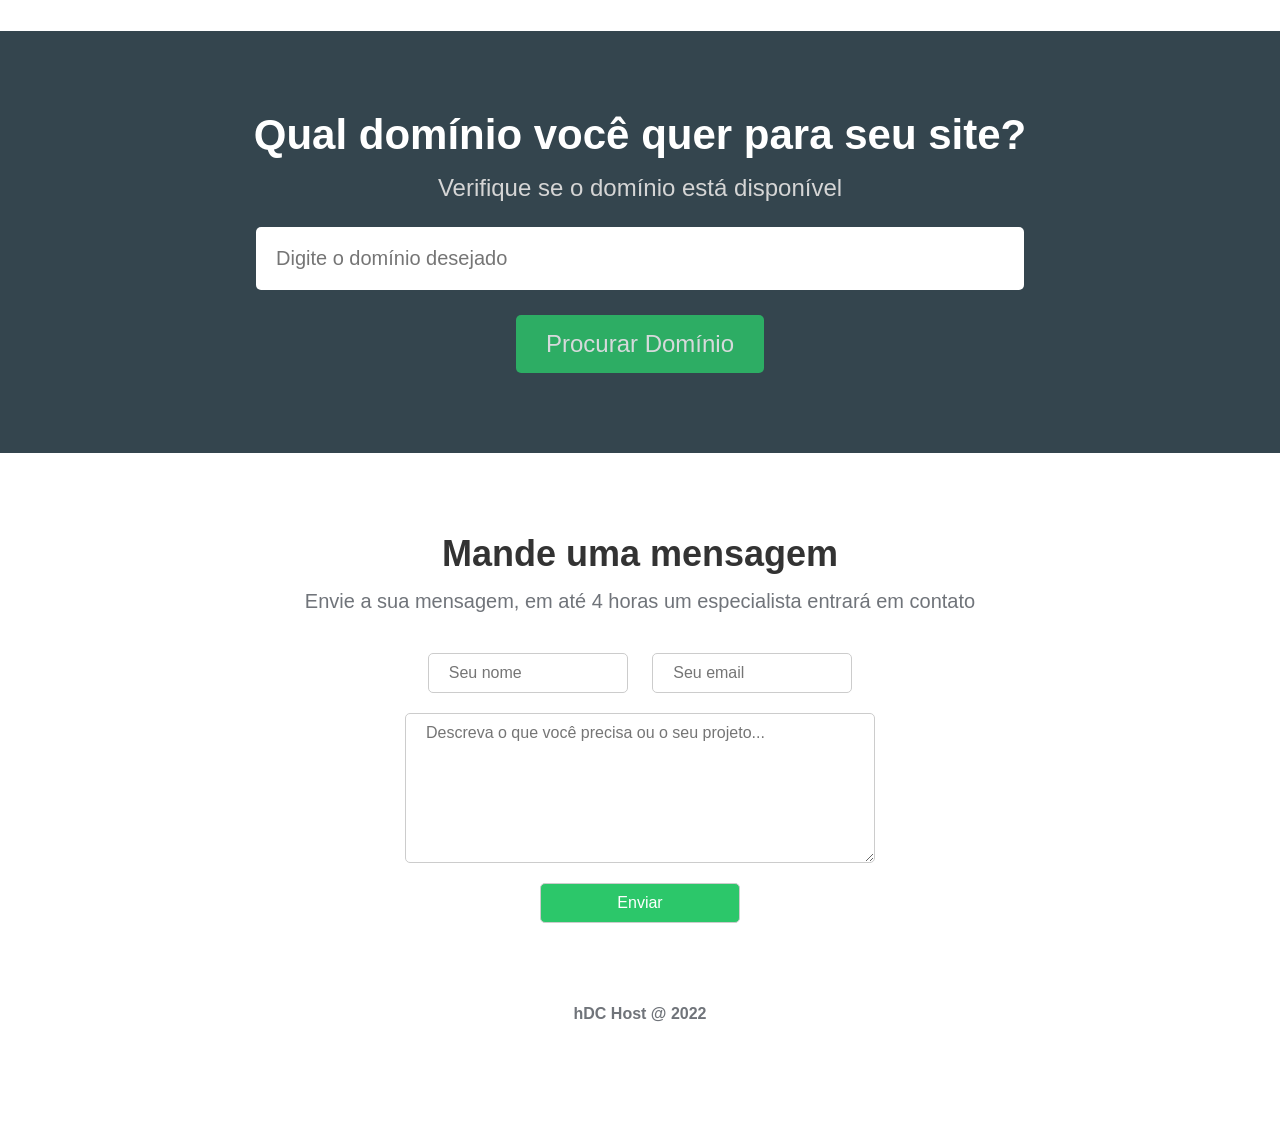
<file: 03- responsividade/guiado/index.html>
<!doctype html>
<html lang="en">
  <head>
    <meta charset="UTF-8" />
    <meta http-equiv="X-UA-Compatible" content="IE=edge" />
    <meta name="viewport" content="width=device-width, initial-scale=1.0" />
    <title>hDC Host</title>
    <!-- Ícones -->
    <link
      rel="stylesheet"
      href="https://cdnjs.cloudflare.com/ajax/libs/font-awesome/6.2.0/css/all.min.css"
      integrity="sha512-xh6O/CkQoPOWDdYTDqeRdPCVd1SpvCA9XXcUnZS2FmJNp1coAFzvtCN9BmamE+4aHK8yyUHUSCcJHgXloTyT2A=="
      crossorigin="anonymous"
      referrerpolicy="no-referrer"
    />
    <!-- Estilos -->
    <link rel="stylesheet" href="css/style.css" />
  </head>
  <body>
    <div class="container">
      <div class="navbar-container">
        <nav>
          <a href="#">
            <img src="img/hdchostlogo.png" alt="hDC Host" class="logo" />
          </a>
          <ul class="navbar-items">
            <li>
              <a href="#">Home</a>
            </li>
            <li>
              <a href="#">Preços</a>
            </li>
            <li>
              <a href="#">Contato</a>
            </li>
            <li>
              <a href="#" class="default-btn">Entrar</a>
            </li>
          </ul>
        </nav>
      </div>
      <main>
        <div class="main-banner">
          <h1>hDC Host</h1>
          <p>Os melhores serviços para projetos de todos os tamanhos!</p>
        </div>
        <section class="services-container">
          <ul>
            <li>
              <i class="fas fa-shield-alt"></i>
              <h3>Segurança</h3>
              <p>
                Lorem ipsum dolor sit amet consectetur adipisicing elit. Ex
                veritatis non, distinctio, dolor sapiente dolorum ab delectus
                rem labore animi consequuntur quo nulla autem vitae in eligendi
                cumque corrupti ipsum.
              </p>
            </li>
            <li>
              <i class="fas fa-rocket"></i>
              <h3>Performance</h3>
              <p>
                Lorem ipsum dolor sit amet consectetur adipisicing elit. Ex
                veritatis non, distinctio, dolor sapiente dolorum ab delectus
                rem labore animi consequuntur quo nulla autem vitae in eligendi
                cumque corrupti ipsum.
              </p>
            </li>
            <li>
              <i class="fas fa-comments"></i>
              <h3>Suporte 24/7</h3>
              <p>
                Lorem ipsum dolor sit amet consectetur adipisicing elit. Ex
                veritatis non, distinctio, dolor sapiente dolorum ab delectus
                rem labore animi consequuntur quo nulla autem vitae in eligendi
                cumque corrupti ipsum.
              </p>
            </li>
          </ul>
        </section>
        <section class="pricing-container">
          <h2>Planos e Preços</h2>
          <p>Selecione o plano que atende as suas necessidades</p>
          <div class="plans-container">
            <div class="plan">
              <ul>
                <li class="price">R$15/mês</li>
                <li class="plan-name">Básico</li>
                <li>2GB de espaço</li>
                <li>1 Subdomínios</li>
                <li>25 contas de e-mail</li>
                <li>C-panel</li>
                <li>Suporte 24/7</li>
                <li class="plan-btn">Saber mais</li>
              </ul>
            </div>
            <div class="plan">
              <ul>
                <li class="price">R$30/mês</li>
                <li class="plan-name">Dedicado</li>
                <li>5GB de espaço</li>
                <li>10 Subdomínios</li>
                <li>50 contas de e-mail</li>
                <li>C-panel</li>
                <li>Suporte 24/7</li>
                <li class="plan-btn">Saber mais</li>
              </ul>
            </div>
            <div class="plan">
              <ul>
                <li class="price recommended">R$50/mês</li>
                <li class="plan-name">Dedicado Plus</li>
                <li>10GB de espaço</li>
                <li>10 Subdomínios</li>
                <li>100 contas de e-mail</li>
                <li>C-panel</li>
                <li>Suporte 24/7</li>
                <li class="plan-btn recommended">Saber mais</li>
              </ul>
            </div>
            <div class="plan">
              <ul>
                <li class="price">R$100/mês</li>
                <li class="plan-name">Cloud</li>
                <li>20GB de espaço</li>
                <li>20 Subdomínios</li>
                <li>200 contas de e-mail</li>
                <li>C-panel</li>
                <li>Suporte 24/7</li>
                <li class="plan-btn">Saber mais</li>
              </ul>
            </div>
          </div>
        </section>
        <section class="searchdomain-container">
          <h2>Qual domínio você quer para seu site?</h2>
          <p>Verifique se o domínio está disponível</p>
          <form>
            <input
              type="text"
              name="domain"
              id="domain"
              placeholder="Digite o domínio desejado"
            />
            <input type="submit" value="Procurar Domínio">
          </form>
        </section>
        <section class="contact-container">
          <h2>Mande uma mensagem</h2>
          <p>Envie a sua mensagem, em até 4 horas um especialista entrará em contato</p>
          <form>
            <input type="text" name="name" id="name" placeholder="Seu nome">
            <input type="email" name="email" id="email" placeholder="Seu email">
            <textarea name="message" id="message" placeholder="Descreva o que você precisa ou o seu projeto..."></textarea>
            <input type="submit" value="Enviar">
          </form>
        </section>
      </main>
      <footer>
        <p>hDC Host @ 2022</p>
      </footer>
    </div>
  </body>
</html>
</file>
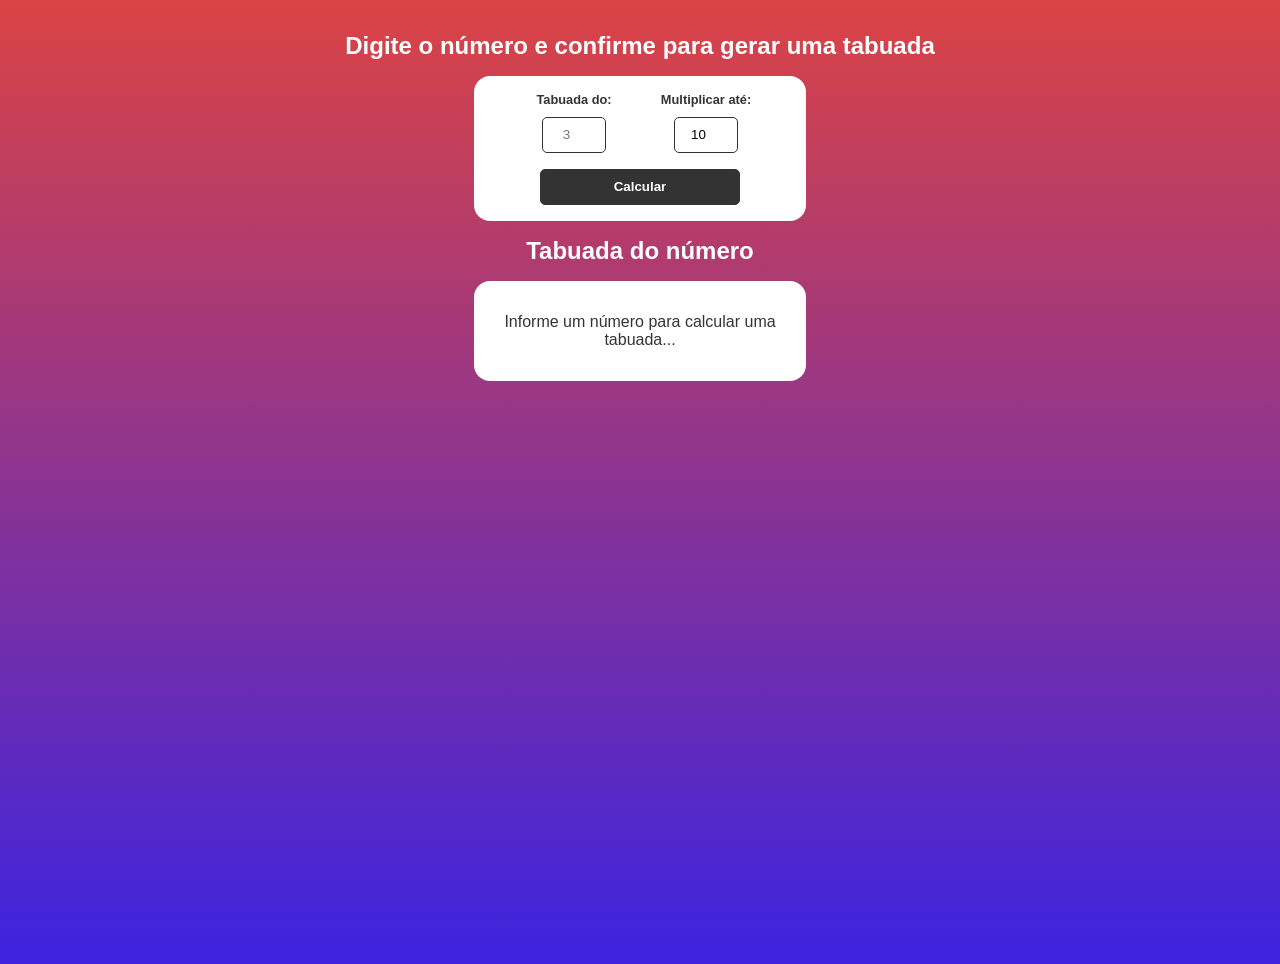
<file: 04- tabuada/guiado/index.html>
<!doctype html>
<html lang="en">
  <head>
    <meta charset="UTF-8" />
    <meta name="viewport" content="width=device-width, initial-scale=1.0" />
    <title>Tabuada JS</title>
    <link rel="stylesheet" href="css/style.css" />
    <script src="js/script.js" defer></script>
  </head>
  <body>
    <h2>Digite o número e confirme para gerar uma tabuada</h2>
    <form id="multiplication-form">
      <div class="form-control">
        <label for="number">Tabuada do:</label>
        <input type="number" name="number" id="number" placeholder="3" />
      </div>
      <div class="form-control">
        <label for="multiplicator">Multiplicar até:</label>
        <input type="number" name="multiplicator" id="multiplicator" value="10" />
      </div>
      <input type="submit" value="Calcular">
    </form>
    <div id="multiplication-table">
        <h2 id="multiplication-title">Tabuada do número <span></span></h2>
        <div id="multiplication-operations">
            <p>Informe um número para calcular uma tabuada...</p>
        </div>
    </div>
  </body>
</html>
</file>
<file: 01- html_css_basico/autoral/css/style.css>
* {
    margin: 0;
    padding: 0;
    box-sizing: border-box;
    font-family: 'Roboto', sans-serif;
}


body {
    background-color: #e8f5e9;
    padding: 20px; 
}


.main-container {
    background-color: #ffffff;
    max-width: 1200px;
    margin: 0 auto;
    padding: 0 40px; 
    border-radius: 8px; 
    box-shadow: 0 4px 10px rgba(0,0,0,0.1); 
}


.header-section {
    text-align: center;
    padding: 40px 0 20px 0; 
}

.header-section h1 {
    font-size: 40px;
    font-weight: 700;
    color: #1b5e20;
    margin-bottom: 10px;
}

.header-section p {
    font-size: 16px;
    font-weight: 400;
    color: #333;
    margin-bottom: 20px;
    font-style: italic;
}

.imagem {
    margin-top: 10px;
    text-align: center;
}

.imagem img {
    max-width: 100%; 
    border-radius: 4px;
}

.imagem figcaption {
    margin-top: 10px;
    color: #555;
    font-size: 14px;
}

.secao {
    border-top: 3px dashed #a5d6a7;
    padding: 30px 0; 
}

.secao h2 {
    margin-bottom: 20px;
    color: #1b5e20; 
}

.secao p {
    margin-bottom: 15px; 
    line-height: 1.6; 
}

.secao li {
    margin-left: 30px;
    margin-bottom: 10px; 
    line-height: 1.5;
}

.destaque-verde {
    font-weight: 700;
    color: #2e7d32;
}


.secao-citacao {
    background-color: #f1f8e9;
    padding: 30px;
    margin: 20px 0;
    border-left: 5px solid #4caf50;
}

.texto-citacao {
    font-size: 20px;
    font-weight: bold;
    color: #333;
    margin-bottom: 15px;
}

.autor-citacao {
    color: #666;
    font-style: italic;
}

.secao-imagem {
    padding: 30px 0;
    border-top: 3px dashed #a5d6a7; 
}

.negrito {
    font-weight: bold;
    color: #2e7d32; /
}

footer {
    border-top: 3px dashed #a5d6a7;
    padding: 30px 0 40px 0;
    text-align: center;
}

footer h2 {
    color: #1b5e20;
    margin-bottom: 15px;
}

a {
    text-decoration: none;
}

a:hover {
    text-decoration: underline; 
}
</file>
<file: 01- html_css_basico/guiado/css/style.css>
html {
    font-family: Helvetica;
    background-color: #ddd;
}

.container {
    max-width: 1100px;
    background-color: #fff;
    position: relative;
    margin: 50px auto;
    padding: 20px 50px;
}

.bold {
    font-weight: bold;
}

/* header */

.header {
    text-align: center;
}

/* main */

.main-title {
    font-size: 40px;
}

.main-paragraph {
    font-style: italic;
}

/* Imagem destaque */

.featured-image {
    text-align: center;
    margin-top: 30px;
}

/* biografia */

.biography-container {
    padding: 25px 0;
    margin: 25px 0;
    border-top: 1px dashed #ddd;
    border-bottom: 1px dashed #ddd;
}

/* quotes */

.quotes-container {
    background-color: #ddd;
    padding: 30px;
}

.quotes-container blockquote {
    font-weight: bold;
    font-size: 30px;
}

.quotes-container p  {
    font-style: italic;
}

/* curiosidades */

.curiosities-container {
    padding: 25px 0;
    margin: 25px 0;
    border-top: 1px dashed #ddd;
    border-bottom: 1px dashed #ddd;
}

.curiosities-container li {
    height: 30px;
}

/* Imagem bold */

.img-bold {
    font-weight: bold;
    text-align: center;
}
</file>
<file: 02- formulario/autoral/css/style.css>
@import url('https://fonts.googleapis.com/css2?family=Cinzel+Decorative:wght@400;700;900&family=Inter:ital,opsz,wght@0,14..32,100..900;1,14..32,100..900&family=Montserrat:ital,wght@0,100..900;1,100..900&family=Oxanium:wght@200..800&family=Poppins:ital,wght@0,100;0,200;0,300;0,400;0,500;0,600;0,700;0,800;0,900;1,100;1,200;1,300;1,400;1,500;1,600;1,700;1,800;1,900&family=Rajdhani:wght@300;400;500;600;700&display=swap');

:root {
        --cor-fogo: #e85d04;
        --cor-fogo-escuro: #9d0208;
        --cor-dourado: #f4a61d;
        --cor-dourado-claro: #ffd166;
        --cor-escuro: #0d0d0d;
        --cor-pergaminho: #f5efe0;
        --cor-pergaminho-escuro: #e8dcc5;
        --cor-sombra: #1a0a00;
        --cor-texto: #2b1a0a;
        --cor-obrigatorio: #c1121f;
        --cor-borda: #c09030;
      }


* {
    margin: 0;
    padding: 0;
    box-sizing: border-box;
    font-family: Arial, Helvetica, sans-serif;
}

body {
    background: var(--cor-escuro);
}

#cabecalho {
    
    background: linear-gradient(135deg, var(--cor-sombra) 0%, #3d0000 40%, #6b1a00 70%, var(--cor-sombra) 100%);
    height: 200px;
    display: flex;
    align-items: flex-end;
    padding: 30px;
    border-bottom: 2px solid var(--cor-dourado);
    
}

#cabecalho h2 {
    font-family: "Cinzel Decorative", serif;
    font-weight: 700;
    color: var(--cor-dourado);   

    
}

.destaque-pequeno-titulo {
    font-family: "Cinzel Decorative", serif;
    letter-spacing: 4.7px;
    font-size: 10px;
    display: block;
    opacity: 0.7;
}


.form-container {
    position: relative;
    top: -30px;
    background: var(--cor-pergaminho);
    width: 65%;
    margin: 0 auto;
}

.form-header {
    height: 50px;
    background: var(--cor-pergaminho-escuro);
    display: flex;
    align-items: center;
    justify-content: center;
    border-bottom: 1px solid var(--cor-fogo-escuro);
}
    

.form-header p {
    font-family: "Cinzel Decorative", serif;
    border-bottom: 3px solid var(--cor-fogo);
    display: inline-block;
    color: var(--cor-fogo-escuro);
    font-size: 12px;
    letter-spacing: 2px;
    padding-bottom: 3px;
}

.form-body {
    padding: 30px 40px;
}

.form-title {
    padding: 35px 0 0 40px;
}

.form-title h1 {
    font-family: "Cinzel Decorative", serif;
    font-size: 22px;
    color: var(--cor-fogo-escuro);
    text-transform: uppercase;
}

.form-title p {
    font-size: 14px;
    opacity: 0.7;
    color: #7a5c3a;
}

.box-input {
    
    margin-bottom: 28px;
    display: block;

}

.box-input label {
    display: block;
    font-family: "Rajdhani", sans-serif;
    text-transform: uppercase;
    font-weight: 600;
    
}

input[type="text"],
input[type="number"],
input[type="date"],
input[type="file"] {
    width: 420px;
    border: none;
    border-bottom: 2px solid var(--cor-borda);
    padding-bottom: 10px;
    background: var(--cor-pergaminho);
    outline: none;
    
}

.box-input textarea {
    width: 420px;
    border: none;
    border-bottom: 2px solid var(--cor-borda);
    height: 100px;
    background: var(--cor-pergaminho);
    outline: none;
}

.radio-header p {
    text-transform: uppercase;
    font-weight: bold;
    font-size: 12px;
    letter-spacing: 2px;
}

.box-radio {
    display: flex;
    align-items: center;
    gap: 10px;
    margin-bottom: 8px;
}

.box-radio label {
    text-transform: none;
    letter-spacing: 0;
}

.checkbox-header p {
    text-transform: uppercase;
    font-weight: bold;
    letter-spacing: 2px;
    font-size: 12px;
}

.box-checkbox {
    display: flex;
    flex-wrap: wrap;
    gap: 10px;
}

.box-checkbox label {
    text-transform: none;
    letter-spacing: 0;
}

.box-checkbox-item {
    display: flex;
    align-items: center;
    gap: 6px;
}

.btn-submit {
    padding: 14px 40px;
    font-family: "Cinzel Decorative", serif;
    background: var(--cor-fogo-escuro);
    cursor: pointer;
    color: #fff;
    border: none;
}

.btn-submit:hover {
    background: var(--cor-fogo);
}



.destaque-obrigatorio {
    color: var(--cor-obrigatorio);
}
</file>
<file: 02- formulario/guiado/css/style.css>
/* reset */

* {
    margin: 0;
    padding: 0;
    font-family: Arial, Helvetica, sans-serif;
}

body {
    background-color: #f0ebf8;
}

h1, 
h2, 
h3, 
h4, 
h5 {
    color: #333;
}

p,
label {
    color: #444;
}

input {
    border: none;
    border-bottom: 1px solid #ccc;
    padding: 10px 0;
}

input[type="text"],
input[type="number"],
input[type="date"],
input[type="file"],
textarea {
    width: 400px;
}

textarea {
    padding: 10px 5px;
}

/* page header */

.header {
    height: 160px;
    padding: 20px;
    background-color: #673ab7;

}

.header h3 {
    color: #fff;
    margin-top: 0;
}

/* form container */

.form-container {
    background-color: #fdfdfd;
    width: 60%;
    margin: 0 auto;
    position: relative;
    top: -62px;
}

.form-header {
    border-bottom: 1px solid #dfdfdf;
    height: 45px;
}

.form-header p { 
    color: #673ab7;
    border-bottom: 2px solid #673ab7;
    width: 100px;
    text-align: center;
    margin: 0 auto;
    height: 45px;
    line-height: 45px;
}

/* form-body */

.form-body {
    padding: 30px;
}

.form-title {
    margin-bottom: 15px;
}

.form-body p {
    margin-bottom: 20px;

}

.required-field {
    color: #d80835;
}

.box-input {
    margin-bottom: 35px;
}

.block {
    display: block;
}

.optional-box {
    display: inline-block;
    margin: 0 30px 30px 0;
}

.optional-list li {
    list-style: none;
    margin-bottom: 5px;
}

.box-input p {
    margin-bottom: 15px;
}

.btn-submit {
    background-color: #673ab7;
    color: #fff;
    border: 2px solid transparent;
    width: 150px;
    height: 50px;
    cursor: pointer;
    text-transform: uppercase;
    transition: 0.5s;
}

.btn-submit:hover {
    background-color: #fff;
    border-color: #673ab7;
    color: #673ab7;
}
</file>
<file: 03- responsividade/autoral/css/style.css>
* {
    margin: 0;
    padding: 0;
    box-sizing: border-box;
    font-family: 'Source Serif 4', Georgia, serif;
    /* fins de depuração */
    /* outline: 1px solid red; */
}

html {
    scroll-behavior: smooth;
}

:root {
  --verde: #3a7d5e;
  --verde-escuro: #2b5e46;
  --verde-claro: #a8d5b5;
  --creme: #faf7f2;
  --creme-escuro: #f0ebe1;
  --marrom: #3d2b1f;
  --marrom-medio: #7a5c48;
  --cinza-texto: #5a5047;
  --destaque: #c9622f;
}



.cabecalho {
    display: flex;
    justify-content: space-between;
    align-items: center;
    width: 100%;
    padding: 0 2rem;
    height: 80px;
    background-color: var(--marrom);
    border-bottom: 4px solid var(--verde-escuro);

}

.cabecalho ul {
    display: flex;
    align-items: center;
    list-style: none;
}

.cabecalho li {
    padding: 0 1rem;
    text-transform: uppercase;

}

.cabecalho a {
    text-decoration: none;
    color: var(--creme-escuro);
    transition: color 0.3s;

}

.cabecalho a:hover {
    color: var(--verde-claro);
}

.titulo {
    
    display: flex;
    align-items: center;
    gap: 10px;
}

.titulo i {
    font-size: 28px;
    color: var(--verde);
}

.titulo h2 {
    font-family: 'Playfair Display', serif;
    font-size: 22px;
    color: var(--creme);
    letter-spacing: 1px;
}


.btn  {
    display: inline-block;
    padding: 10px 20px;
    background-color: var(--verde);
    text-transform: uppercase;
    border-radius: 3px;
    color: #fff;
    text-decoration: none;
    transition: background-color 0.3s;
    
}

.cabecalho .btn:hover {
    background-color: var(--verde-escuro);
    color: #fff;
}

.hamburguer {
    display: none;
}

.info-container {
    min-height: 600px;
    display: flex;
    justify-content: center;
    align-items: center;
    flex-direction: column;
    background-color: var(--marrom); 
}

.divisao-info {
    display: flex;
    justify-content: center;
    align-items: center;
    flex-direction: column;
    gap: 0;
}

.info-btn {
     background-color: rgba(43, 94, 70, 0.4);
    padding: 10px 18px;
    border-radius: 100px;
    border: 1px solid var(--verde-claro);
    color: var(--verde-claro);
    text-transform: uppercase;
    font-size: 13px;
    letter-spacing: 2px;
     margin-bottom: 20px;
}

.info-titulo {
    font-family: 'Playfair Display', serif;
    color: #fff;
    font-size: 4em;
    margin-bottom: 0.3em;
    font-weight: 900; 

}

.info-resumo {
    color: var(--creme-escuro);
    font-size: 18px;
    font-style: italic;
    font-weight: 300;
    max-width: 480px;
    text-align: center;
    margin-bottom: 2em;

}

/* servicos */

.servico i {
    font-size: 48px;
}

.fa-infinity {
    color: var(--verde);
}

.fa-bookmark {
    color: var(--destaque);
}

.fa-headphones {
    color: var(--marrom-medio);

}

.servicos-container {
    background-color: var(--creme);
    padding: 5rem 5%;
    display: flex;
    align-items: center;
    justify-content: center;
    gap: 20px;
}

.servico {
    flex: 1;
    max-width: 350px;
    background-color: #fff;
    border-radius: 8px; 
    text-align: center;
    padding: 2.5em 2em;
    border: 1px solid var(--creme-escuro);
}

.servico h2 {
    font-family: 'Playfair Display', serif;
    font-size: 22px;    
    color: var(--marrom);
    margin: 15px 0 10px
}

.servico p {
    color: var(--cinza-texto);
    font-size: 15px;
    line-height: 1.8;
    margin-top: 10px;
}

.plano-container {
    background-color: var(--creme-escuro);
    padding: 4rem 5%;

}

.plano-header {
    text-align: center;
    margin: 3em;

}

.plano-header h2 {
    font-size: 40px;
}

.plano-header p {
    font-size: 18px;
    font-weight: 300;
}

.planos-lista {
    display: flex;
    justify-content: center;
    align-items: flex-start;
    gap: 20px;
    margin-top: 3rem;
}

.plano {
    flex: 1;
    max-width: 260px;
    overflow: hidden;
}

.plano-preco { 
    width: 120px;
    height: 120px;
    border-radius: 50%;
    background-color: var(--verde-escuro);
    color: #fff;
    font-size: 18px;
    font-family: 'Playfair Display', serif;
    font-weight: 700;

    display: flex;
    justify-content: center;
    align-items: center;

    margin: 0 auto;
    /* Deixando em cima do card */
    margin-bottom: -60px;
    position: relative;
    z-index: 1;
}

.plano-nome {
    background-color: var(--marrom);
    color: #fff;
    width: 100%;
    text-align: center;
    padding: 4em 1em 1em;
    font-size: 16px;
    letter-spacing: 2px;
    text-transform: uppercase;
    font-family: 'Playfair Display', serif;

}

.plano ul {
    
    list-style: none;
    width: 100%;
}

.plano li {

    padding: 14px 0;
    font-size: 14px;
    text-align: center;
    color: var(--cinza-texto);
    border-bottom: 1px solid var(--creme-escuro);
}

.plano .btn {
    display: block;
    text-align: center;
    padding: 18px;
    border-radius: 0;
    font-size: 15px;
    letter-spacing: 1px;
    transition: background-color 0.3s;

}

.plano .btn:hover {
    background-color: var(--verde-escuro);
}

.plano.destaque .plano-preco {
    background-color: var(--destaque); 
}

.plano.destaque .btn {
    background-color: var(--destaque);
}

.plano.destaque .btn:hover {
    background-color: #9d4b22;
    
}

/* busca livro */

.busca-container {
    background-color: var(--verde-escuro);
    width: 100%;
    min-height: 320px;
    text-align: center;
    padding-bottom: 5em;
}

.busca-header {
    padding-top: 5em;
}

.busca-header h2 {
    font-size: 2em;
    font-family: 'Playfair Display', serif;
    color: #fff;

}

.busca-header p {

    margin-top: 5px;
    color: var(--verde-claro);
    font-weight: 300;
    font-size: 17px;
    margin-bottom: 20px;
}

.busca-container form {
    display: flex;
    flex-direction: column;
    align-items: center;
    gap: 15px;
}

.busca-input {
    width: 50%;
    height: 50px;
    padding: 10px;
    border: none;
    border-radius: 5px;
}


.busca-container .btn {

    background-color: var(--destaque); 
    transition: background-color 0.5s;
    text-transform: none;
}

.busca-container .btn:hover {
    background-color: #9d4b22;
    

}

/* fale conosco */

.fale-container {
    background-color: var(--creme); 
    padding: 5rem 2rem;
    min-height: 400px;
    display: flex;
    flex-direction: column;
    align-items: center;
    justify-content: center;
    text-align: center;

}

.fale-header {
     margin-bottom: 0; /*pq é controlado pelo gap do fale-infos */
}

.fale-header h2 {
     font-size: 2em;
     font-family: 'Playfair Display', serif;
     color: var(--marrom);
}

.fale-header p {
    font-size: 14px;
    color: var(--cinza-texto);
    margin-top: 8px;
}

.fale-infos {
    display: flex;
    flex-direction: column;
    align-items: center;
    gap: 15px;
    margin-top: 2em;
}

.fale-linha {
    display: flex;
    gap: 20px;
}


.name,
.email {
    width: 220px;
    padding: 12px 16px;
    border: 1px solid var(--creme-escuro); 
    border-radius: 5px;
    font-size: 15px;
    font-family: 'Source Serif 4', serif;
    color: var(--marrom);
    background-color: #fff;
}

.mensagem {
    width: 480px;
    height: 150px;
    padding: 12px 16px;
    border: 1px solid var(--creme-escuro);
    border-radius: 5px;
    font-size: 15px;
    font-family: 'Source Serif 4', serif;
    color: var(--marrom);
    background-color: #fff;
    resize: vertical;
}

.name:focus,
.email:focus,
.mensagem:focus {
    outline: none;
    border-color: var(--verde);
}

.fale-container .btn {
    text-transform: none;
    letter-spacing: 1px;
    font-size: 14px;
    padding: 10px 25px;
    transition: background-color 0.3s;
}

.fale-container .btn:hover {
    background-color: var(--verde-escuro);
}

/* footer */

footer {
    background-color: var(--marrom);
    min-height: 100px;
    display: flex;
    align-items: center;
    justify-content: center;

}

footer p {
    color: var(--creme-escuro);
    font-weight: 300;
    font-size: 12px;
    letter-spacing: 1px;
    opacity: 0.6;
}

/* responsividade */

@media (max-width: 768px) {


    body {
        overflow-x: hidden;
    }

    /* criando um menu hambúrguer */

  .hamburguer {
        display: block;
        background: none;
        border: none;
        color: var(--creme);
        font-size: 24px;
        cursor: pointer;
    }

    .navegacao {
        display: none;          
        width: 100%;
        overflow: hidden;
    }

    .navegacao.aberto {
        display: block;    
    }

    /* cabecalho e combinando com o menu */

    .cabecalho {
        flex-wrap: wrap;         
        height: auto;        
        padding: 1rem 2rem;
        gap: 0;
    } 
    .cabecalho ul {
        flex-direction: column;
        align-items: center;
        padding: 1rem 0;
        gap: 10px;
    }

    /* info site */

    .info-container {
        min-height: auto;
        padding: 4rem 1.5rem;
    }
    

    .info-titulo {
        font-size: 3em;

    }

    .info-btn {
        font-size: 10px;
        padding: 8px 14px;
        letter-spacing: 1px;
    }


    /* servicos  */


    .servicos-container {
        flex-direction: column;
    }

    /* planos  */

    .planos-lista {
        flex-direction: column;
        align-items: center;
    }

    .plano {
        width: 90%;      
        max-width: 100%;
    }

    /* busca  */

    .busca-header h2 {
        font-size: 22px;
    }

    .busca-header p {
        font-size: 14px;
    }

    .busca-input {
        width: 90%;
    }

    /* fale conosco  */


    .fale-infos {
        padding: 1rem 0;
    }

    .fale-linha {
        flex-direction: column;
    }

  

    .name,
    .email,
    .mensagem {
    width: 100%;
    border: 1px solid var(--cinza-texto);
}

}
</file>
<file: 03- responsividade/guiado/css/style.css>
/* Geral */
* {
  margin: 0;
  padding: 0;
  font-family: Helvetica;
  box-sizing: border-box;
}

h1,
h2,
h3 {
  color: #333;
}

p {
  color: #70747a;
}

/* Navbar */
.navbar-container {
  width: 100%;
  height: 80px;
  background-color: #232a31;
  padding: 0 2rem;
}

nav {
  position: relative;
}

.logo {
  width: 50px;
  margin-top: 15px;
}

.navbar-items {
  position: absolute;
  right: 0;
  height: 80px;
  line-height: 80px;
  margin: 0;
  display: inline-block;
}

.navbar-items li {
  display: inline-block;
  text-transform: uppercase;
  margin-left: 25px;
}

.navbar-items a {
  color: #fff;
  text-decoration: none;
  transition: 0.5s;
}

.navbar-items a:hover {
  color: #ccc;
}

.default-btn {
  padding: 15px 20px;
  background-color: #2cc76a;
  border-radius: 5px;
}

.navbar-items .default-btn:hover {
  background-color: #22bb5f;
  color: #fff;
}

/* main banner */
.main-banner {
  background-image: url("../img/mainbanner.png");
  background-size: cover;
  background-position: center;
  padding: 10rem 0;
}

.main-banner h1,
.main-banner p {
  color: #fff;
  text-align: center;
  font-weight: bold;
  text-shadow: #000 3px 2px 3px;
}

.main-banner h1 {
  font-size: 54px;
}

.main-banner p {
  font-size: 32px;
}

/* services */
.services-container {
  padding: 5rem 0;
}

.services-container ul {
  display: flex;
  width: 90%;
  margin: 0 auto;
}

.services-container li {
  flex: 1 1 200px;
  list-style: none;
  text-align: center;
  padding: 20px;
}

.fas {
  font-size: 60px;
  margin-bottom: 15px;
}

.fa-shield-alt {
  color: #2cc76a;
}

.fa-rocket {
  color: #ef3f29;
}

.fa-comments {
  color: #ef8f29;
}

.services-container h3 {
  margin-bottom: 25px;
}

.services-container p {
  line-height: 24px;
}

/* prices and plans */
.pricing-container {
  padding-bottom: 5rem;
  text-align: center;
}

.pricing-container h2 {
  font-size: 36px;
}

.pricing-container p {
  font-size: 20px;
}

.plans-container {
  display: flex;
  justify-content: space-between;
  width: 90%;
  margin: 50px auto 0;
}

.plan {
  flex: 1;
  max-width: 275px;
  margin: 0 20px;
}

.plan ul {
  padding: 0;
}

.plan li {
  list-style: none;
  height: 50px;
  line-height: 50px;
  background-color: #e8e9ea;
  color: #333;
}

.plan .price {
  width: 120px;
  height: 120px;
  border-radius: 50%;
  background-color: #2cc762;
  color: #fff;
  text-align: center;
  line-height: 120px;
  margin: 0 auto -50px;
  font-size: 18px;
  position: relative;
}

.plan .plan-name {
  text-transform: uppercase;
  font-size: 20px;
  font-weight: bold;
  color: #fff;
  background-color: #202b34;
  padding: 50px 0;
}

.plan .plan-btn {
  background-color: #2cc762;
  color: #fff;
  font-size: 24px;
  height: 75px;
  line-height: 75px;
  cursor: pointer;
}

.plan .recommended {
  background-color: #f45c57;
}

/* search domain */
.searchdomain-container {
  background-color: #34454e;
  text-align: center;
  padding: 5rem 0;
}

.searchdomain-container h2 {
  color: #fff;
  font-size: 42px;
  margin-bottom: 15px;
}

.searchdomain-container p {
  color: #d5d5d5;
  font-size: 24px;
  margin-bottom: 25px;
}

.searchdomain-container input {
  display: block;
  border: none;
  border-radius: 5px;
  margin: 0 auto;
}

.searchdomain-container input[type="text"] {
  width: 60%;
  padding: 20px;
  font-size: 20px;
  margin-bottom: 25px;
}

.searchdomain-container input[type="submit"] {
  background-color: #2cc76a;
  padding: 15px 30px;
  color: #fff;
  font-size: 24px;
  cursor: pointer;
  opacity: 0.8;
}

.searchdomain-container input[type="submit"]:hover {
  opacity: 1;
}

/* contact form */
.contact-container {
  text-align: center;
  padding: 5rem 0 2rem 0;
}

.contact-container h2 {
  font-size: 36px;
  margin-bottom: 15px;
}

.contact-container p {
  font-size: 20px;
  margin-bottom: 40px;
}

.contact-container input,
.contact-container textarea {
  width: 200px;
  padding: 10px 20px;
  font-size: 16px;
  border-radius: 5px;
  border: 1px solid #ccc;
  margin: 0 10px 20px;
}

.contact-container textarea {
  display: block;
  margin: 0 auto 20px;
  width: 470px;
  height: 150px;
}

.contact-container input[type="submit"] {
  display: block;
  margin: 0 auto;
  background-color: #2cc76a;
  color: #fff;
  cursor: pointer;
}

/* footer */
footer {
  text-align: center;
  font-weight: bold;
  margin: 50px 0 100px;
}

/* responsividade */

/* small laptops a partir de 1100px */
@media (max-width: 1100px) {
  .plans-container {
    width: 95%;
  }

  .plan {
    margin: 0 5px;
  }
}

/* tablet 900px */
@media (max-width: 900px) {
  .main-banner p {
    padding: 0 6rem;
  }

  .searchdomain-container {
    padding: 2rem 4rem;
  }
}

/* celular 576px */
@media (max-width: 576px) {
  html,
  body {
    overflow-x: hidden;
  }

  .navbar-items li {
    font-size: 12px;
    margin-left: 10px;
  }

  .main-banner p {
    padding: 0 2rem;
  }

  .services-container ul {
    flex-direction: column;
  }

  .plans-container {
    flex-direction: column;
    width: 100%;
    padding: 0 2rem;
  }

  .plan {
    width: 100%;
    max-width: 100%;
    margin-bottom: 15px;
  }

  .searchdomain-container h2 {
    font-size: 28px;
  }

  .searchdomain-container input[type="text"] {
    width: 100%;
  }

  .contact-container {
    padding: 3rem 2rem;
  }

  .contact-container input,
  .contact-container textarea {
    width: 100%;
    margin: 10px 0;
  }
}
</file>
<file: 04- tabuada/guiado/css/style.css>
* {
    margin: 0;
    padding: 0;
    font-family: Helvetica;
}

body {
    text-align: center;
    padding: 2rem;
    min-height: 100vh;
    background: linear-gradient(180deg, #db4444 0%, #3f24dd 98%);
    color: #fff;
}

h2 {
    margin-bottom: 1rem;
}

#multiplication-form {
    display: flex;
    justify-content: center;
    align-items: center;
    flex-wrap: wrap;
    max-width: 300px;
    margin: 1rem auto;
    padding: 1rem;
    background-color: #fff;
    border-radius: 1rem;
    color: #333;
}

.form-control {

    display: flex;
    flex-direction: column;
    align-items: center;
    width: 100px;
    margin: 0 1rem;
}

.form-control label {
    margin-bottom: 0.6rem;
    font-size: 0.8rem;
    font-weight: bold;
}

.form-control input {
    margin-bottom: 1rem;
    flex: 1;
    padding: 0.6rem 0.4rem;
    border: 1px solid #333;
    width: 50px;
    border-radius: 5px;
    text-align: center;
}

#multiplication-form input[type="submit"] {
    max-height: 50px;
    padding: 0.6rem 1.2rem;
    width: 200px;
    color: #fff;
    background-color: #333;
    border: 1px solid #333;
    border-radius: 5px;
    cursor: pointer;
    font-weight: bold;
}

#multiplication-operations {
    display: flex;
    flex-direction: column;
    align-items: center;
    max-width: 300px;
    margin: 1rem auto;
    padding: 2rem 1rem;
    background-color: #fff;
    color: #333;
    border-radius: 1rem;
}

#multiplication-operations .row {
    border: 1px solid #ccc;
    display: flex;
    justify-content: center;
    border-bottom: none;
    padding: 0.5rem;
    width: 150px;
}

#multiplication-operations .row:last-child {
    border-bottom: 1px solid #ccc;
}

#multiplication-operations .result {
    margin-left: 0.4rem;
}
</file>
